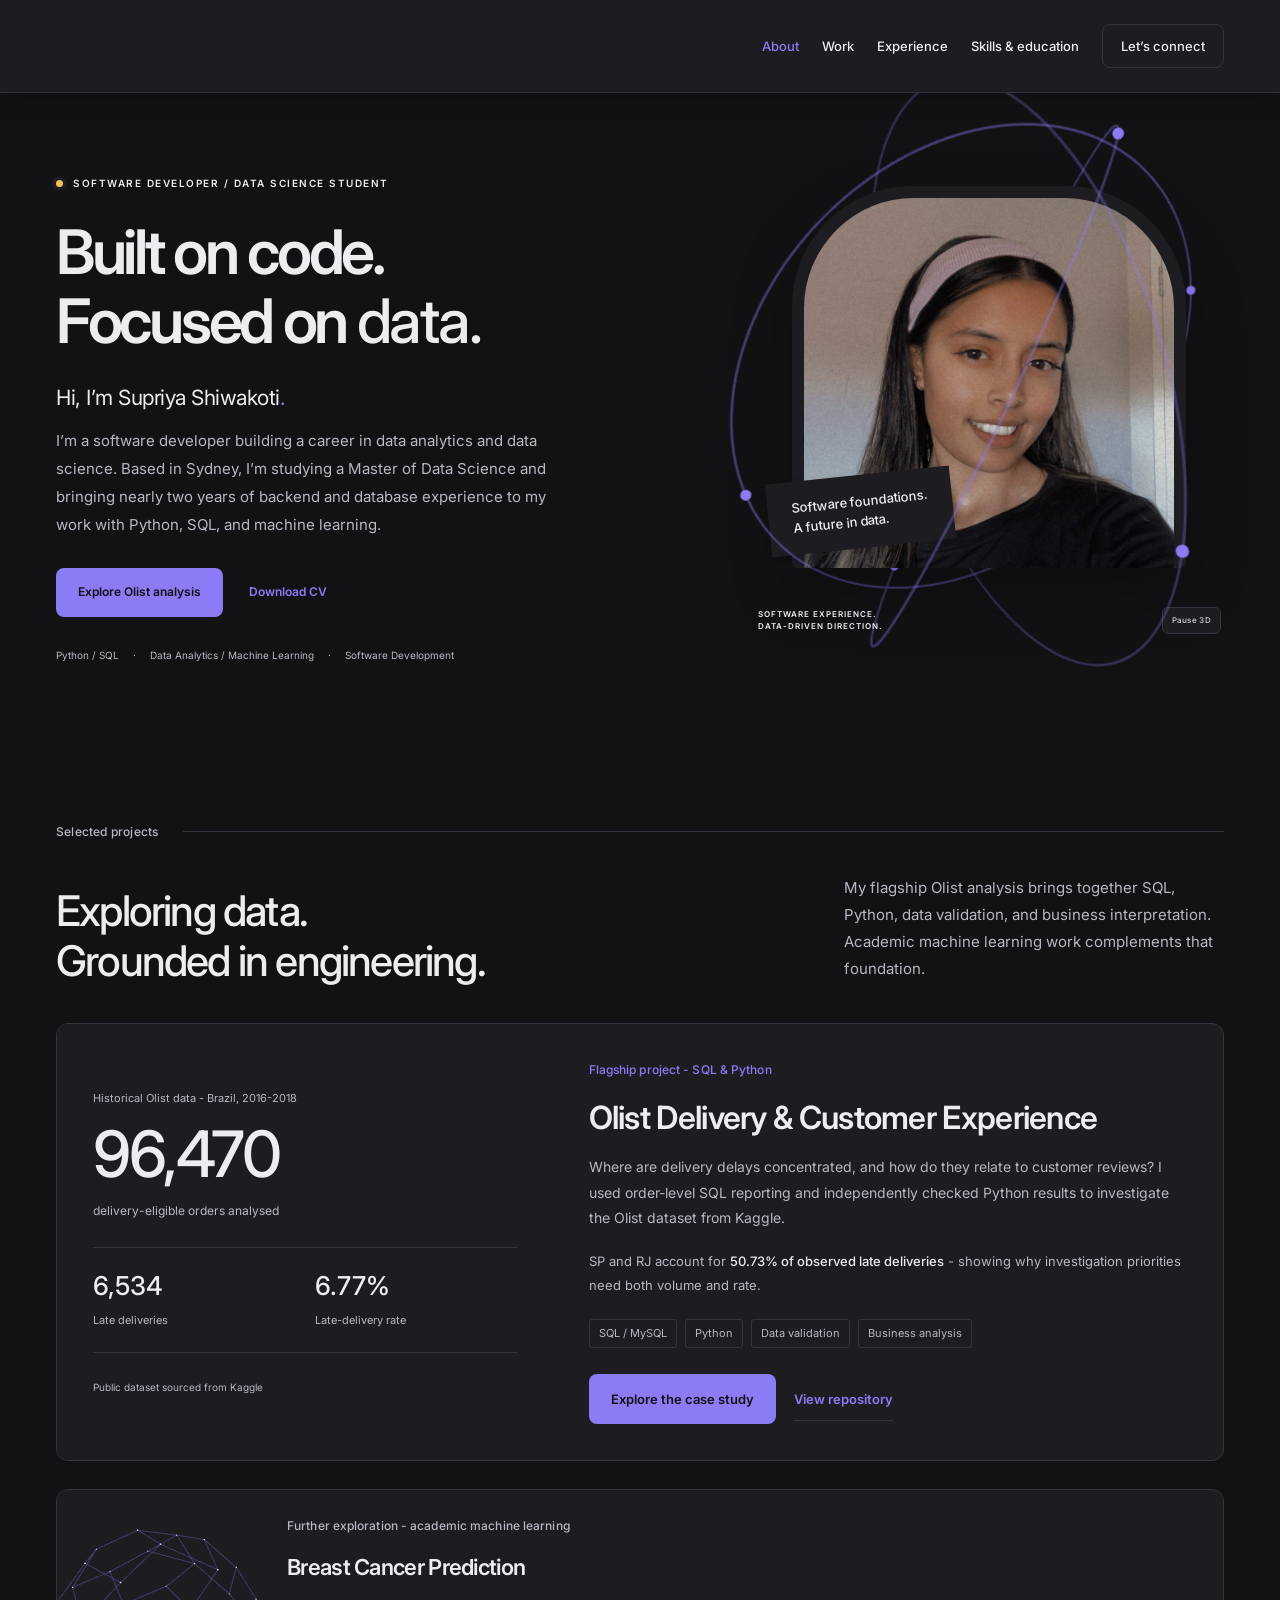
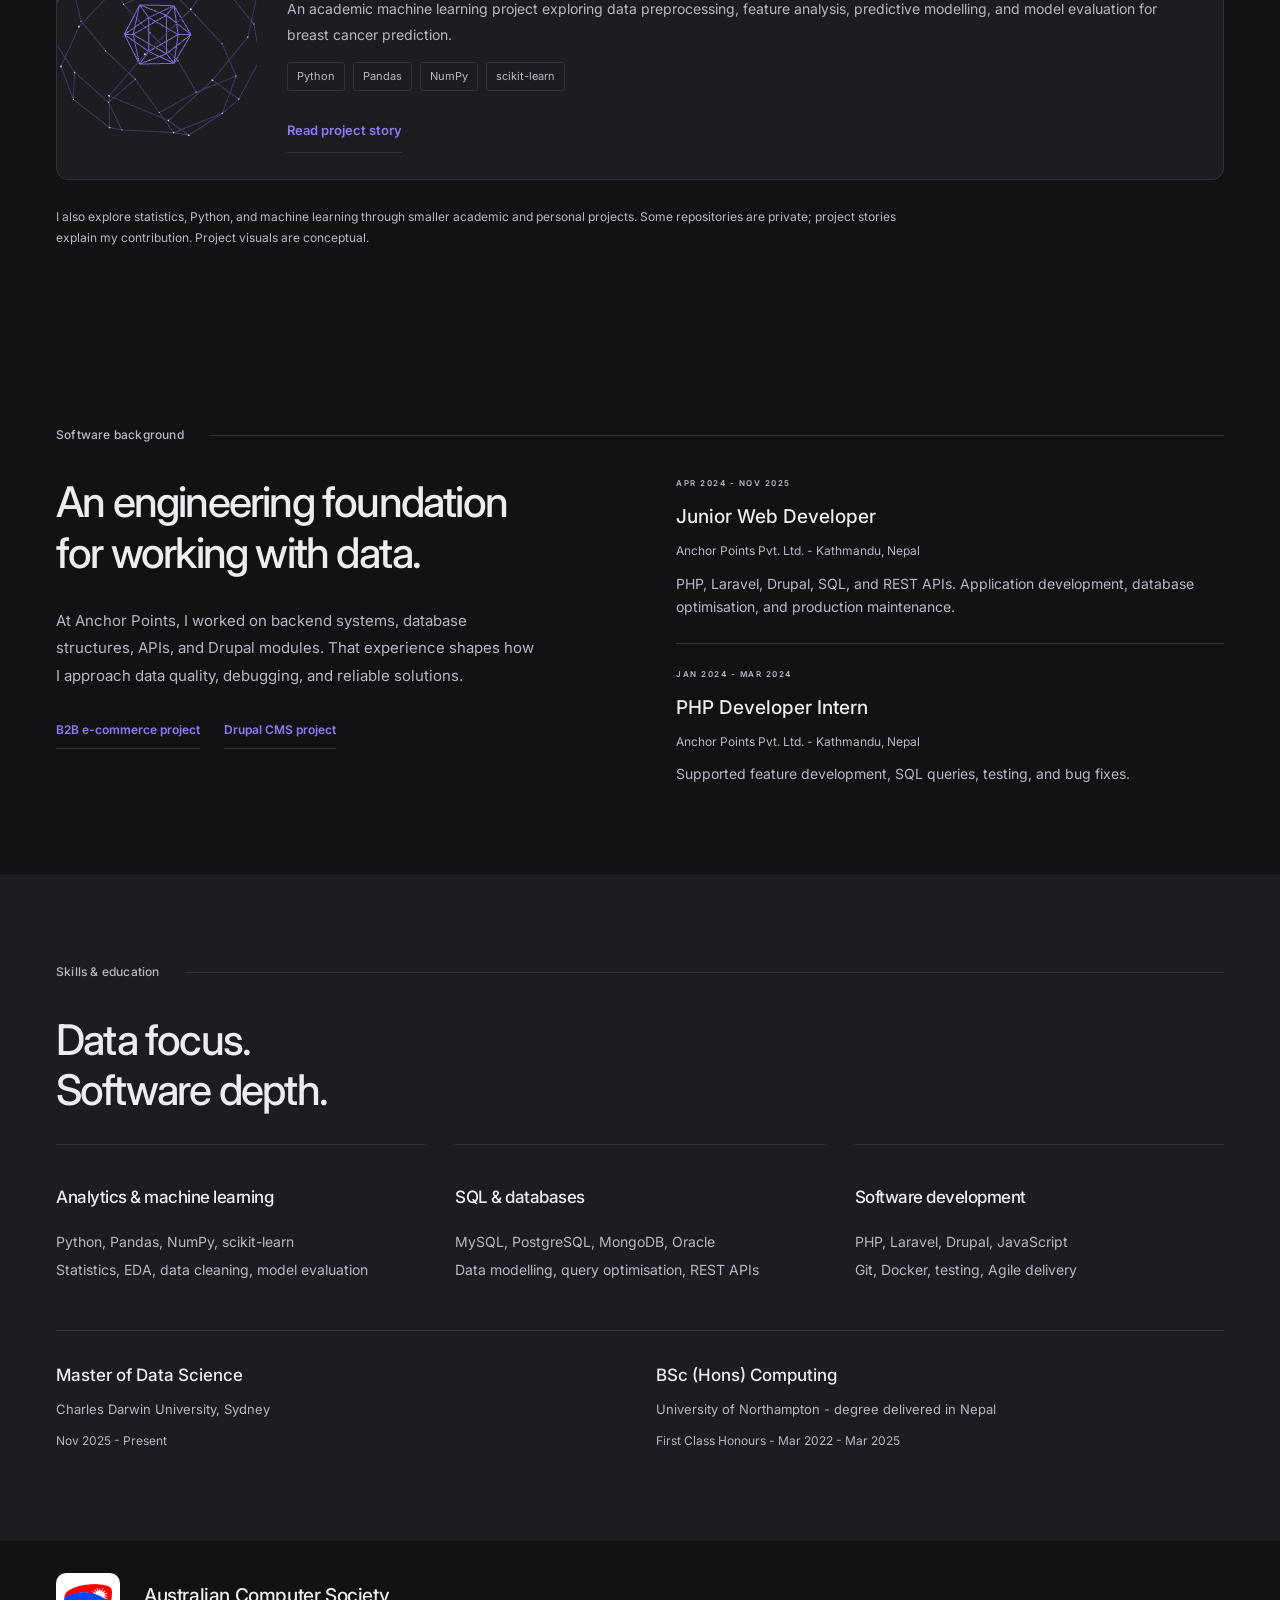
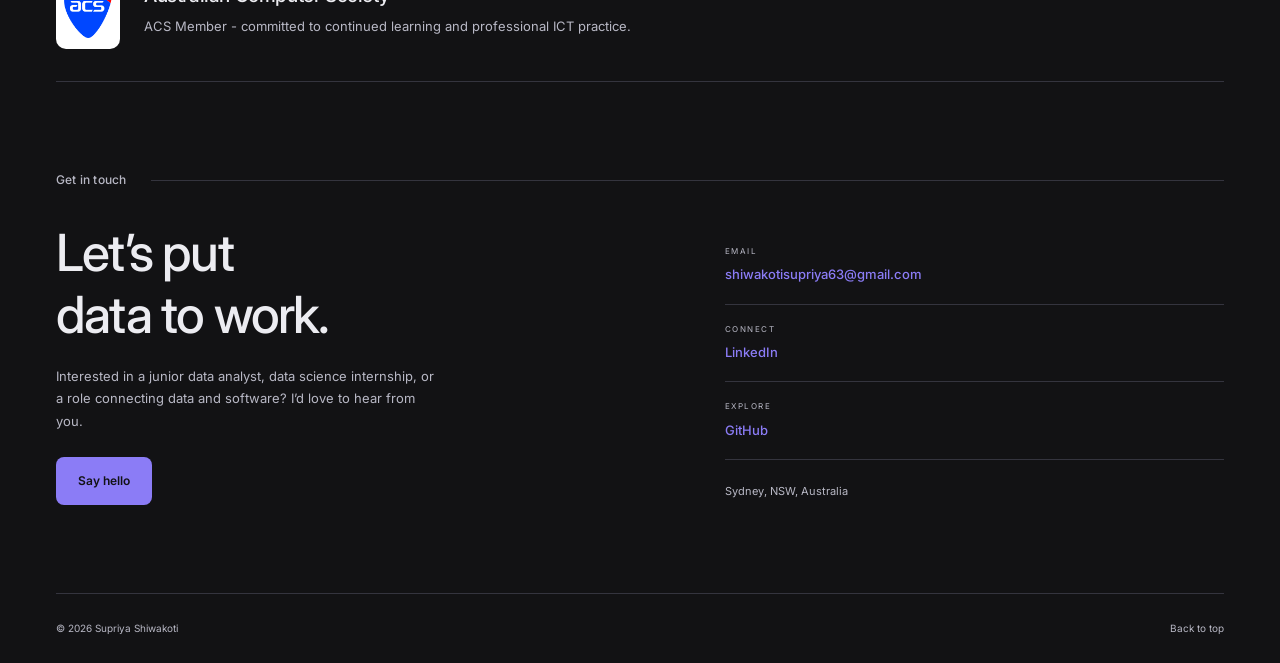
<file: index.html>
<!doctype html>
<html lang="en-AU">
<head>
<meta charset="utf-8"><meta name="theme-color" content="#121214"><meta name="viewport" content="width=device-width, initial-scale=1">
<title>Supriya Shiwakoti - Data Science & Software Development</title>
<meta name="description" content="Software developer building a career in data analytics and data science. Sydney-based Master of Data Science student with experience in SQL, databases, APIs and backend development.">
<meta property="og:type" content="website"><meta property="og:title" content="Supriya Shiwakoti - Data Science & Software Development"><meta property="og:description" content="Explore my flagship Olist SQL and Python analysis, supported by machine learning studies and professional software development experience.">
<link rel="icon" href="images/favicon.svg" type="image/svg+xml"><link rel="preconnect" href="https://fonts.googleapis.com">
<link rel="preconnect" href="https://fonts.gstatic.com" crossorigin>
<link href="https://fonts.googleapis.com/css2?family=Inter:wght@400;500;600;700;800&amp;display=swap" rel="stylesheet">
<link rel="stylesheet" href="style.css?v=30-olist-flagship"><script src="script.js?v=27-polish" defer></script>
<script type="module" src="scene.js?v=24-violet"></script>
</head>
<body>
<a class="skip-link" href="#main">Skip to content</a>
<header class="site-header"><nav class="nav wrap" aria-label="Main navigation"><button class="menu-toggle" aria-controls="nav-links" aria-expanded="false" hidden>Menu <span aria-hidden="true"><svg class="icon" viewBox="0 0 24 24" width="1em" height="1em" fill="none" stroke="currentColor" stroke-width="1.8" stroke-linecap="round" stroke-linejoin="round" aria-hidden="true" focusable="false"><path d="M12 5V19M5 12H19"/></svg></span></button><div class="nav-links" id="nav-links"><a href="#home">About</a><a href="#projects">Work</a><a href="#experience">Experience</a><a href="#skills">Skills &amp; education</a><a class="nav-contact" href="#contact">Let&#8217;s connect </a></div></nav></header>
<main id="main">
<section class="hero wrap" id="home" aria-labelledby="hero-title"><div class="hero-copy"><p class="eyebrow"><span class="status-dot"></span> SOFTWARE DEVELOPER / DATA SCIENCE STUDENT</p><h1 id="hero-title">Built on code.<br>Focused on <em>data.</em></h1><p class="hero-intro">Hi, I&#8217;m Supriya Shiwakoti<span class="accent">.</span></p><p class="hero-description">I&#8217;m a software developer building a career in data analytics and data science. Based in Sydney, I&#8217;m studying a Master of Data Science and bringing nearly two years of backend and database experience to my work with Python, SQL, and machine learning.</p><div class="actions"><a class="button primary" href="olist-delivery-analysis.html">Explore Olist analysis</a><a class="button text-button" href="resume/Supriya_Shiwakoti_Resume.pdf?v=8" download>Download CV </a></div><div class="hero-note"><span>Python / SQL</span><span>Data Analytics / Machine Learning</span><span>Software Development</span></div></div><figure class="portrait-block"><div class="hero-orbit" data-three-scene="orbit" aria-hidden="true"></div><div class="portrait-frame"><div class="portrait-image"><img src="images/profile.jpg?v=11" alt="Supriya Shiwakoti smiling" width="900" height="1600" fetchpriority="high"><div class="hex-layer" aria-hidden="true"></div></div><span class="portrait-tag">Software foundations.<br>A future in data.</span></div><figcaption><span>SOFTWARE EXPERIENCE.<br>DATA-DRIVEN DIRECTION.</span><button class="scene-toggle" type="button" aria-pressed="false" hidden>Pause 3D</button></figcaption></figure></section>

<section class="work-section" id="projects" aria-labelledby="work-title"><div class="section wrap"><div class="section-label"><span>Selected projects</span><span class="line"></span></div><div class="section-heading"><h2 id="work-title">Exploring data.<br><em>Grounded in engineering.</em></h2><p>My flagship Olist analysis brings together SQL, Python, data validation, and business interpretation. Academic machine learning work complements that foundation.</p></div><div class="projects data-projects"><article class="project-card flagship-project" aria-labelledby="flagship-title"><div class="project-art analysis-preview flagship-preview"><span>Historical Olist data - Brazil, 2016-2018</span><strong>96,470</strong><span>delivery-eligible orders analysed</span><div class="flagship-preview-stats"><div><b>6,534</b><span>Late deliveries</span></div><div><b>6.77%</b><span>Late-delivery rate</span></div></div><small>Public dataset sourced from Kaggle</small></div><div class="project-body"><div class="project-kicker"><span>Flagship project - SQL &amp; Python</span></div><h3 id="flagship-title">Olist Delivery &amp; Customer Experience</h3><p>Where are delivery delays concentrated, and how do they relate to customer reviews? I used order-level SQL reporting and independently checked Python results to investigate the Olist dataset from Kaggle.</p><p class="flagship-takeaway">SP and RJ account for <strong>50.73% of observed late deliveries</strong> - showing why investigation priorities need both volume and rate.</p><ul class="tags" aria-label="Technologies"><li>SQL / MySQL</li><li>Python</li><li>Data validation</li><li>Business analysis</li></ul><div class="project-actions"><a class="button primary" href="olist-delivery-analysis.html">Explore the case study</a><a class="inline-link" href="https://github.com/shiwakotisupriya/olist" target="_blank" rel="noopener noreferrer">View repository</a></div></div></article><article class="project-card secondary-data-project"><div class="project-art forecast" aria-hidden="true"><div class="project-three" data-three-scene="network"></div><svg viewBox="0 0 500 230" fill="none"><path class="chart-grid" d="M25 45H475M25 100H475M25 155H475M25 210H475M80 25V210M170 25V210M260 25V210M350 25V210M440 25V210"/><path class="chart-area" d="M25 185L70 160L115 177L160 110L205 130L250 90L295 108L340 60L385 77L430 35L475 45V210H25Z"/><path class="chart-line" d="M25 185L70 160L115 177L160 110L205 130L250 90L295 108L340 60L385 77L430 35L475 45"/><circle cx="340" cy="60" r="6" fill="#8B7CF6"/></svg></div><div class="project-body"><div class="project-kicker"><span>Further exploration - academic machine learning</span></div><h3>Breast Cancer Prediction</h3><p>An academic machine learning project exploring data preprocessing, feature analysis, predictive modelling, and model evaluation for breast cancer prediction.</p><ul class="tags" aria-label="Technologies"><li>Python</li><li>Pandas</li><li>NumPy</li><li>scikit-learn</li></ul><div class="project-actions"><a class="inline-link" href="breast-cancer-prediction.html">Read project story</a></div></div></article></div><p class="project-footnote">I also explore statistics, Python, and machine learning through smaller academic and personal projects. Some repositories are private; project stories explain my contribution. Project visuals are conceptual.</p></div></section>
<section class="section wrap" id="experience" aria-labelledby="experience-title">
<div class="section-label"><span>Software background</span><span class="line"></span></div>
<div class="background-grid"><div><h2 id="experience-title">An engineering foundation<br>for <em>working with data.</em></h2><p>At Anchor Points, I worked on backend systems, database structures, APIs, and Drupal modules. That experience shapes how I approach data quality, debugging, and reliable solutions.</p><div class="software-links"><a class="inline-link" href="b2b-ecommerce.html">B2B e-commerce project</a><a class="inline-link" href="enterprise-drupal.html">Drupal CMS project</a></div></div>
<div class="compact-experience"><article><p class="timeline-date">APR 2024 - NOV 2025</p><h3>Junior Web Developer</h3><p class="organisation">Anchor Points Pvt. Ltd. - Kathmandu, Nepal</p><p>PHP, Laravel, Drupal, SQL, and REST APIs. Application development, database optimisation, and production maintenance.</p></article><article><p class="timeline-date">JAN 2024 - MAR 2024</p><h3>PHP Developer Intern</h3><p class="organisation">Anchor Points Pvt. Ltd. - Kathmandu, Nepal</p><p>Supported feature development, SQL queries, testing, and bug fixes.</p></article></div></div>
</section>
<section class="skills-section" id="skills" aria-labelledby="skills-title"><div class="section wrap">
<div class="section-label"><span>Skills &amp; education</span><span class="line"></span></div><h2 id="skills-title">Data focus.<br><em>Software depth.</em></h2>
<div class="skill-grid">
<article><h3>Analytics &amp; machine learning</h3><p>Python, Pandas, NumPy, scikit-learn<br>Statistics, EDA, data cleaning, model evaluation</p></article>
<article><h3>SQL &amp; databases</h3><p>MySQL, PostgreSQL, MongoDB, Oracle<br>Data modelling, query optimisation, REST APIs</p></article>
<article><h3>Software development</h3><p>PHP, Laravel, Drupal, JavaScript<br>Git, Docker, testing, Agile delivery</p></article>
</div>
<div class="education-summary"><article><h3>Master of Data Science</h3><p>Charles Darwin University, Sydney</p><span>Nov 2025 - Present</span></article><article><h3>BSc (Hons) Computing</h3><p>University of Northampton - degree delivered in Nepal</p><span>First Class Honours - Mar 2022 - Mar 2025</span></article></div>
</div></section>
<section class="wrap membership-compact" id="membership" aria-labelledby="membership-title"><div class="membership-logo"><img src="images/acs-logo.png" alt="Australian Computer Society (ACS) logo" width="90" height="100" loading="lazy"></div><div><h2 id="membership-title">Australian Computer Society</h2><p>ACS Member - committed to continued learning and professional ICT practice.</p></div></section>
<section class="section wrap contact" id="contact" aria-labelledby="contact-title"><div class="section-label"><span>Get in touch</span><span class="line"></span></div><div class="contact-grid"><div><h2 id="contact-title">Let&#8217;s put<br><em>data to work.</em></h2><p>Interested in a junior data analyst, data science internship, or a role connecting data and software? I&#8217;d love to hear from you.</p><a class="button primary" href="mailto:shiwakotisupriya63@gmail.com">Say hello </a></div><div class="contact-links"><a href="mailto:shiwakotisupriya63@gmail.com"><span>EMAIL</span><strong>shiwakotisupriya63@gmail.com</strong></a><a href="https://www.linkedin.com/in/supriya-shiwakoti-239067282/" target="_blank" rel="noopener noreferrer"><span>CONNECT</span><strong>LinkedIn</strong></a><a href="https://github.com/shiwakotisupriya" target="_blank" rel="noopener noreferrer"><span>EXPLORE</span><strong>GitHub</strong></a><p>Sydney, NSW, Australia </p></div></div></section>
</main><footer class="wrap footer"><p>&#169; <span id="year">2026</span> Supriya Shiwakoti</p><a href="#home">Back to top </a></footer>
</body></html>
</file>
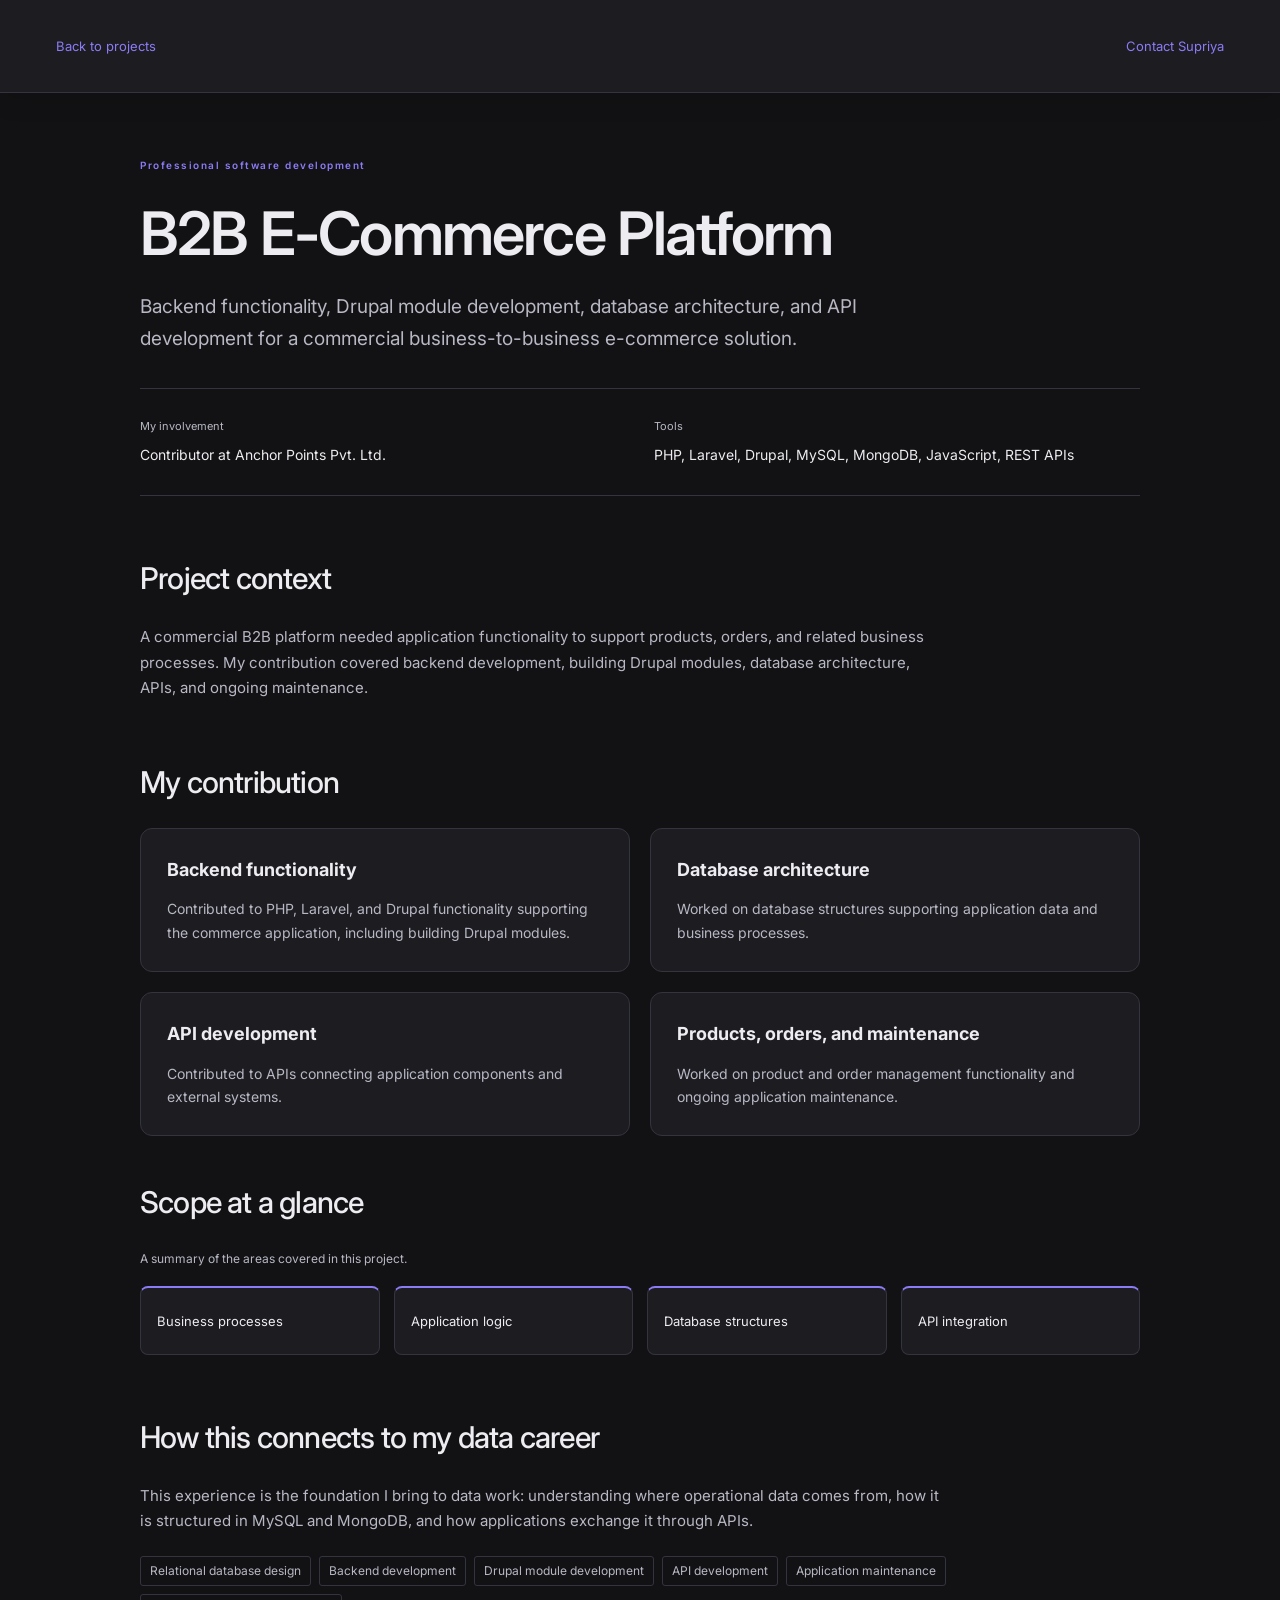
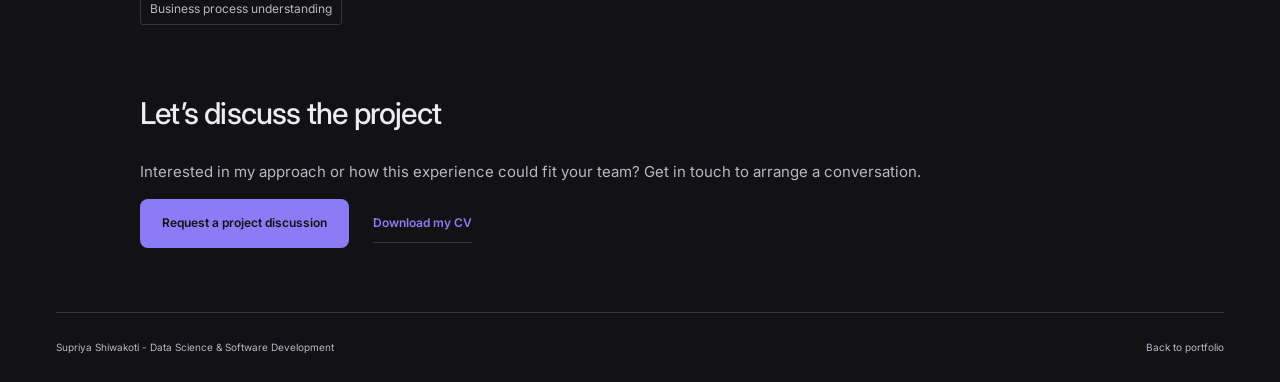
<file: b2b-ecommerce.html>
<!doctype html>
<html lang="en-AU"><head><meta charset="utf-8"><meta name="viewport" content="width=device-width, initial-scale=1"><meta name="theme-color" content="#121214">
<title>B2B E-Commerce Platform - Supriya Shiwakoti</title><meta name="description" content="Backend functionality, Drupal module development, database architecture, and API development for a commercial business-to-business e-commerce solution.">
<link rel="icon" href="images/favicon.svg" type="image/svg+xml"><link rel="preconnect" href="https://fonts.googleapis.com"><link href="https://fonts.googleapis.com/css2?family=Inter:wght@400;500;600;700;800&amp;display=swap" rel="stylesheet"><link rel="stylesheet" href="style.css?v=28-data-evidence"></head>
<body><a class="skip-link" href="#main">Skip to content</a><header class="site-header"><nav class="nav wrap study-nav" aria-label="Project navigation"><a href="index.html#projects">Back to projects</a><a href="index.html#contact">Contact Supriya</a></nav></header>
<main id="main" class="wrap study-main"><section class="study-intro" aria-labelledby="study-title"><p class="eyebrow">Professional software development</p><h1 id="study-title">B2B E-Commerce Platform</h1><p class="lead">Backend functionality, Drupal module development, database architecture, and API development for a commercial business-to-business e-commerce solution.</p><dl class="study-facts"><div><dt>My involvement</dt><dd>Contributor at Anchor Points Pvt. Ltd.</dd></div><div><dt>Tools</dt><dd>PHP, Laravel, Drupal, MySQL, MongoDB, JavaScript, REST APIs</dd></div></dl></section>
<section class="study-section"><h2>Project context</h2><p>A commercial B2B platform needed application functionality to support products, orders, and related business processes. My contribution covered backend development, building Drupal modules, database architecture, APIs, and ongoing maintenance.</p></section>
<section class="study-section"><h2>My contribution</h2><div class="study-contributions"><article><h3>Backend functionality</h3><p>Contributed to PHP, Laravel, and Drupal functionality supporting the commerce application, including building Drupal modules.</p></article><article><h3>Database architecture</h3><p>Worked on database structures supporting application data and business processes.</p></article><article><h3>API development</h3><p>Contributed to APIs connecting application components and external systems.</p></article><article><h3>Products, orders, and maintenance</h3><p>Worked on product and order management functionality and ongoing application maintenance.</p></article></div></section>
<section class="study-section"><h2>Scope at a glance</h2><p class="study-caption">A summary of the areas covered in this project.</p><ul class="study-flow"><li>Business processes</li><li>Application logic</li><li>Database structures</li><li>API integration</li></ul></section>
<section class="study-section"><h2>How this connects to my data career</h2><p>This experience is the foundation I bring to data work: understanding where operational data comes from, how it is structured in MySQL and MongoDB, and how applications exchange it through APIs.</p><ul class="tags study-skills" aria-label="Relevant skills"><li>Relational database design</li><li>Backend development</li><li>Drupal module development</li><li>API development</li><li>Application maintenance</li><li>Business process understanding</li></ul></section>
<section class="study-section study-contact"><h2>Let&#8217;s discuss the project</h2><p>Interested in my approach or how this experience could fit your team? Get in touch to arrange a conversation.</p><a class="button primary" href="mailto:shiwakotisupriya63@gmail.com?subject=Project%20discussion%3A%20B2B%20E-Commerce%20Platform">Request a project discussion</a><a class="inline-link" href="resume/Supriya_Shiwakoti_Resume.pdf?v=8" download>Download my CV</a></section></main>
<footer class="wrap footer"><p>Supriya Shiwakoti - Data Science &amp; Software Development</p><a href="index.html#projects">Back to portfolio</a></footer></body></html>
</file>
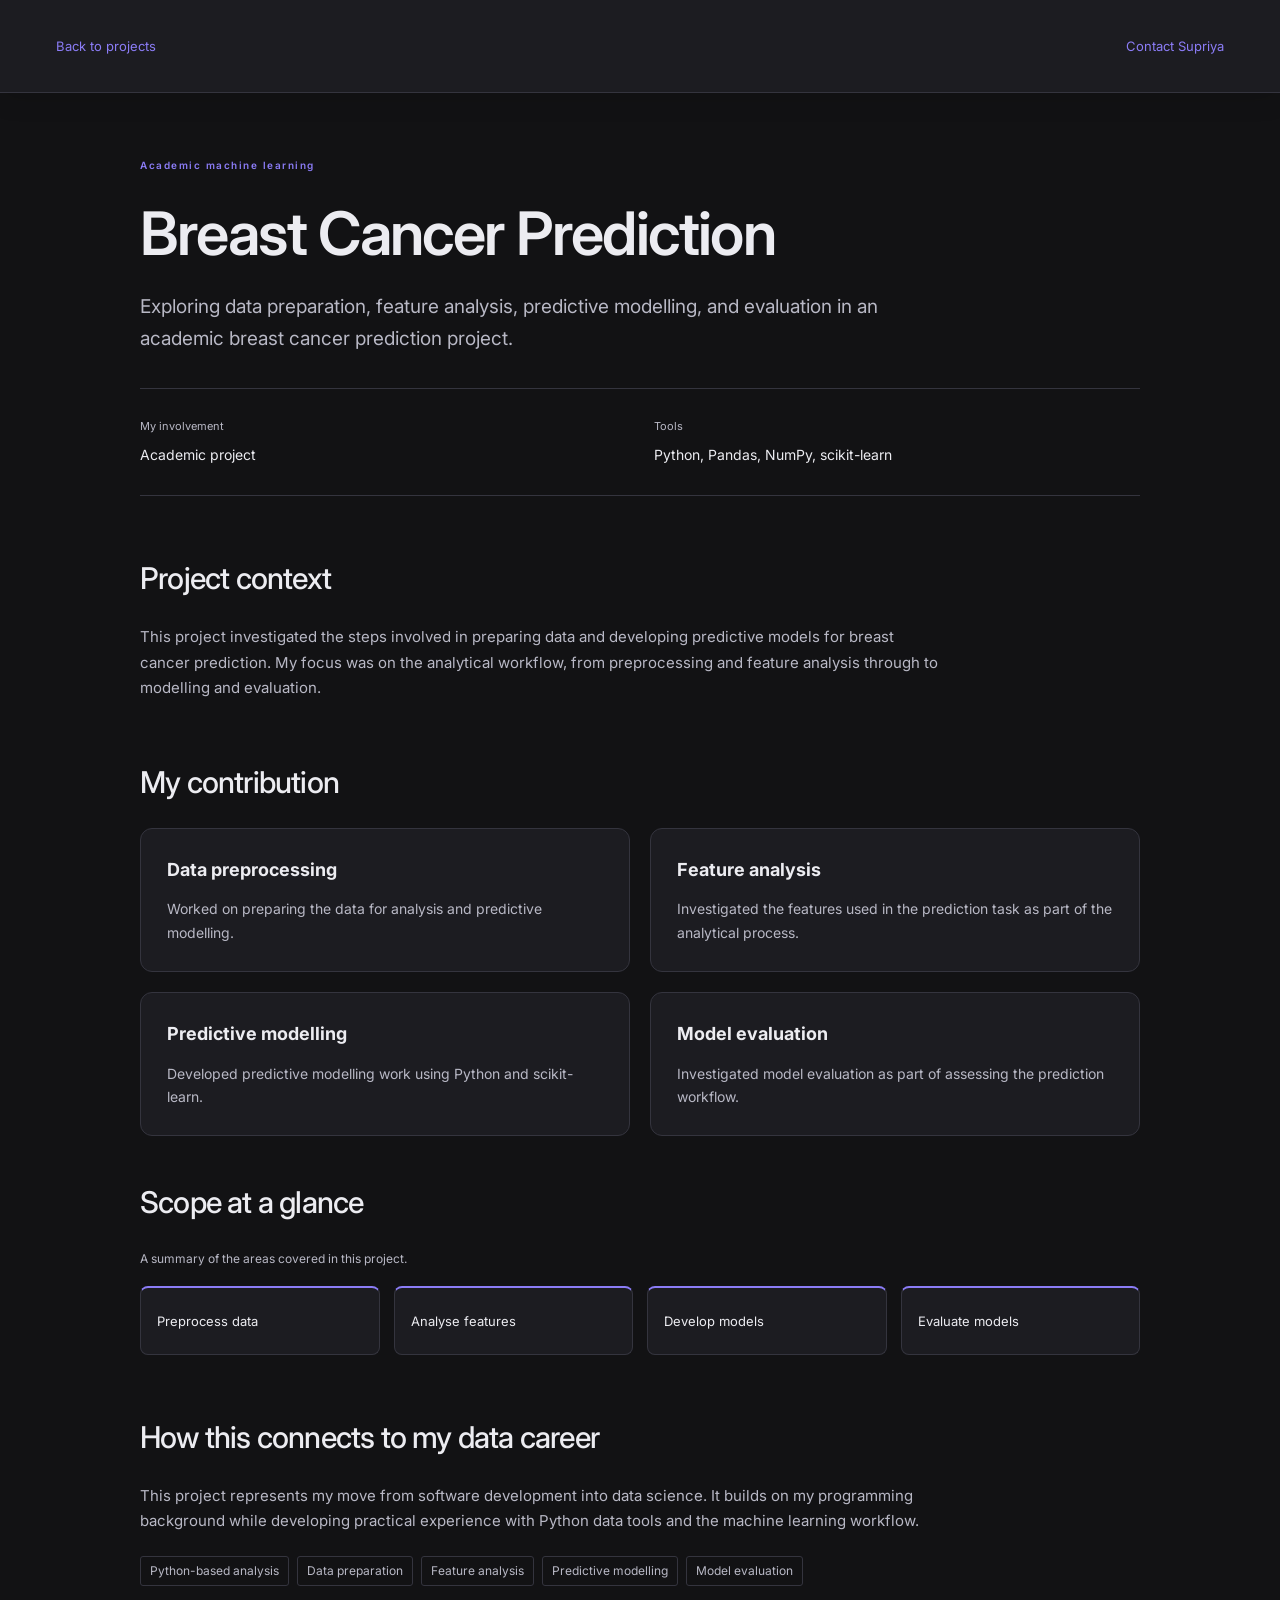
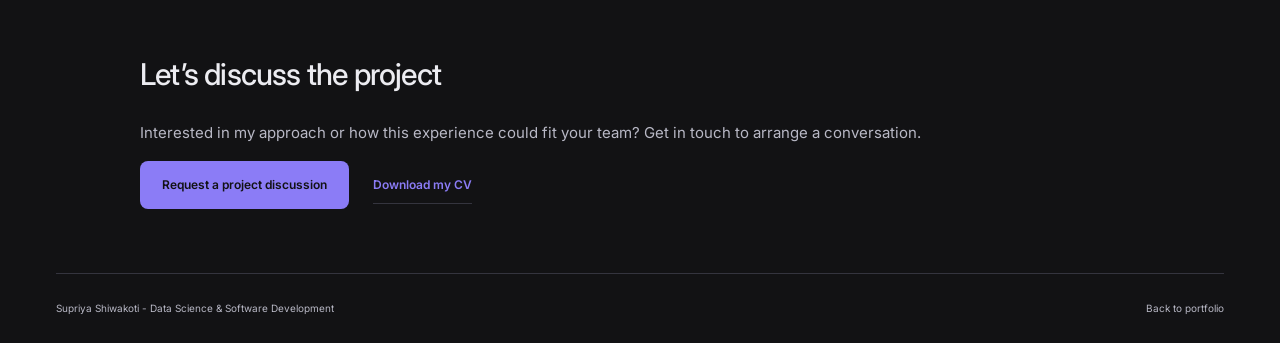
<file: breast-cancer-prediction.html>
<!doctype html>
<html lang="en-AU"><head><meta charset="utf-8"><meta name="viewport" content="width=device-width, initial-scale=1"><meta name="theme-color" content="#121214">
<title>Breast Cancer Prediction - Supriya Shiwakoti</title><meta name="description" content="Exploring data preparation, feature analysis, predictive modelling, and evaluation in an academic breast cancer prediction project.">
<link rel="icon" href="images/favicon.svg" type="image/svg+xml"><link rel="preconnect" href="https://fonts.googleapis.com"><link href="https://fonts.googleapis.com/css2?family=Inter:wght@400;500;600;700;800&amp;display=swap" rel="stylesheet"><link rel="stylesheet" href="style.css?v=28-data-evidence"></head>
<body><a class="skip-link" href="#main">Skip to content</a><header class="site-header"><nav class="nav wrap study-nav" aria-label="Project navigation"><a href="index.html#projects">Back to projects</a><a href="index.html#contact">Contact Supriya</a></nav></header>
<main id="main" class="wrap study-main"><section class="study-intro" aria-labelledby="study-title"><p class="eyebrow">Academic machine learning</p><h1 id="study-title">Breast Cancer Prediction</h1><p class="lead">Exploring data preparation, feature analysis, predictive modelling, and evaluation in an academic breast cancer prediction project.</p><dl class="study-facts"><div><dt>My involvement</dt><dd>Academic project</dd></div><div><dt>Tools</dt><dd>Python, Pandas, NumPy, scikit-learn</dd></div></dl></section>
<section class="study-section"><h2>Project context</h2><p>This project investigated the steps involved in preparing data and developing predictive models for breast cancer prediction. My focus was on the analytical workflow, from preprocessing and feature analysis through to modelling and evaluation.</p></section>
<section class="study-section"><h2>My contribution</h2><div class="study-contributions"><article><h3>Data preprocessing</h3><p>Worked on preparing the data for analysis and predictive modelling.</p></article><article><h3>Feature analysis</h3><p>Investigated the features used in the prediction task as part of the analytical process.</p></article><article><h3>Predictive modelling</h3><p>Developed predictive modelling work using Python and scikit-learn.</p></article><article><h3>Model evaluation</h3><p>Investigated model evaluation as part of assessing the prediction workflow.</p></article></div></section>
<section class="study-section"><h2>Scope at a glance</h2><p class="study-caption">A summary of the areas covered in this project.</p><ul class="study-flow"><li>Preprocess data</li><li>Analyse features</li><li>Develop models</li><li>Evaluate models</li></ul></section>
<section class="study-section"><h2>How this connects to my data career</h2><p>This project represents my move from software development into data science. It builds on my programming background while developing practical experience with Python data tools and the machine learning workflow.</p><ul class="tags study-skills" aria-label="Relevant skills"><li>Python-based analysis</li><li>Data preparation</li><li>Feature analysis</li><li>Predictive modelling</li><li>Model evaluation</li></ul></section>
<section class="study-section study-contact"><h2>Let&#8217;s discuss the project</h2><p>Interested in my approach or how this experience could fit your team? Get in touch to arrange a conversation.</p><a class="button primary" href="mailto:shiwakotisupriya63@gmail.com?subject=Project%20discussion%3A%20Breast%20Cancer%20Prediction">Request a project discussion</a><a class="inline-link" href="resume/Supriya_Shiwakoti_Resume.pdf?v=8" download>Download my CV</a></section></main>
<footer class="wrap footer"><p>Supriya Shiwakoti - Data Science &amp; Software Development</p><a href="index.html#projects">Back to portfolio</a></footer></body></html>
</file>
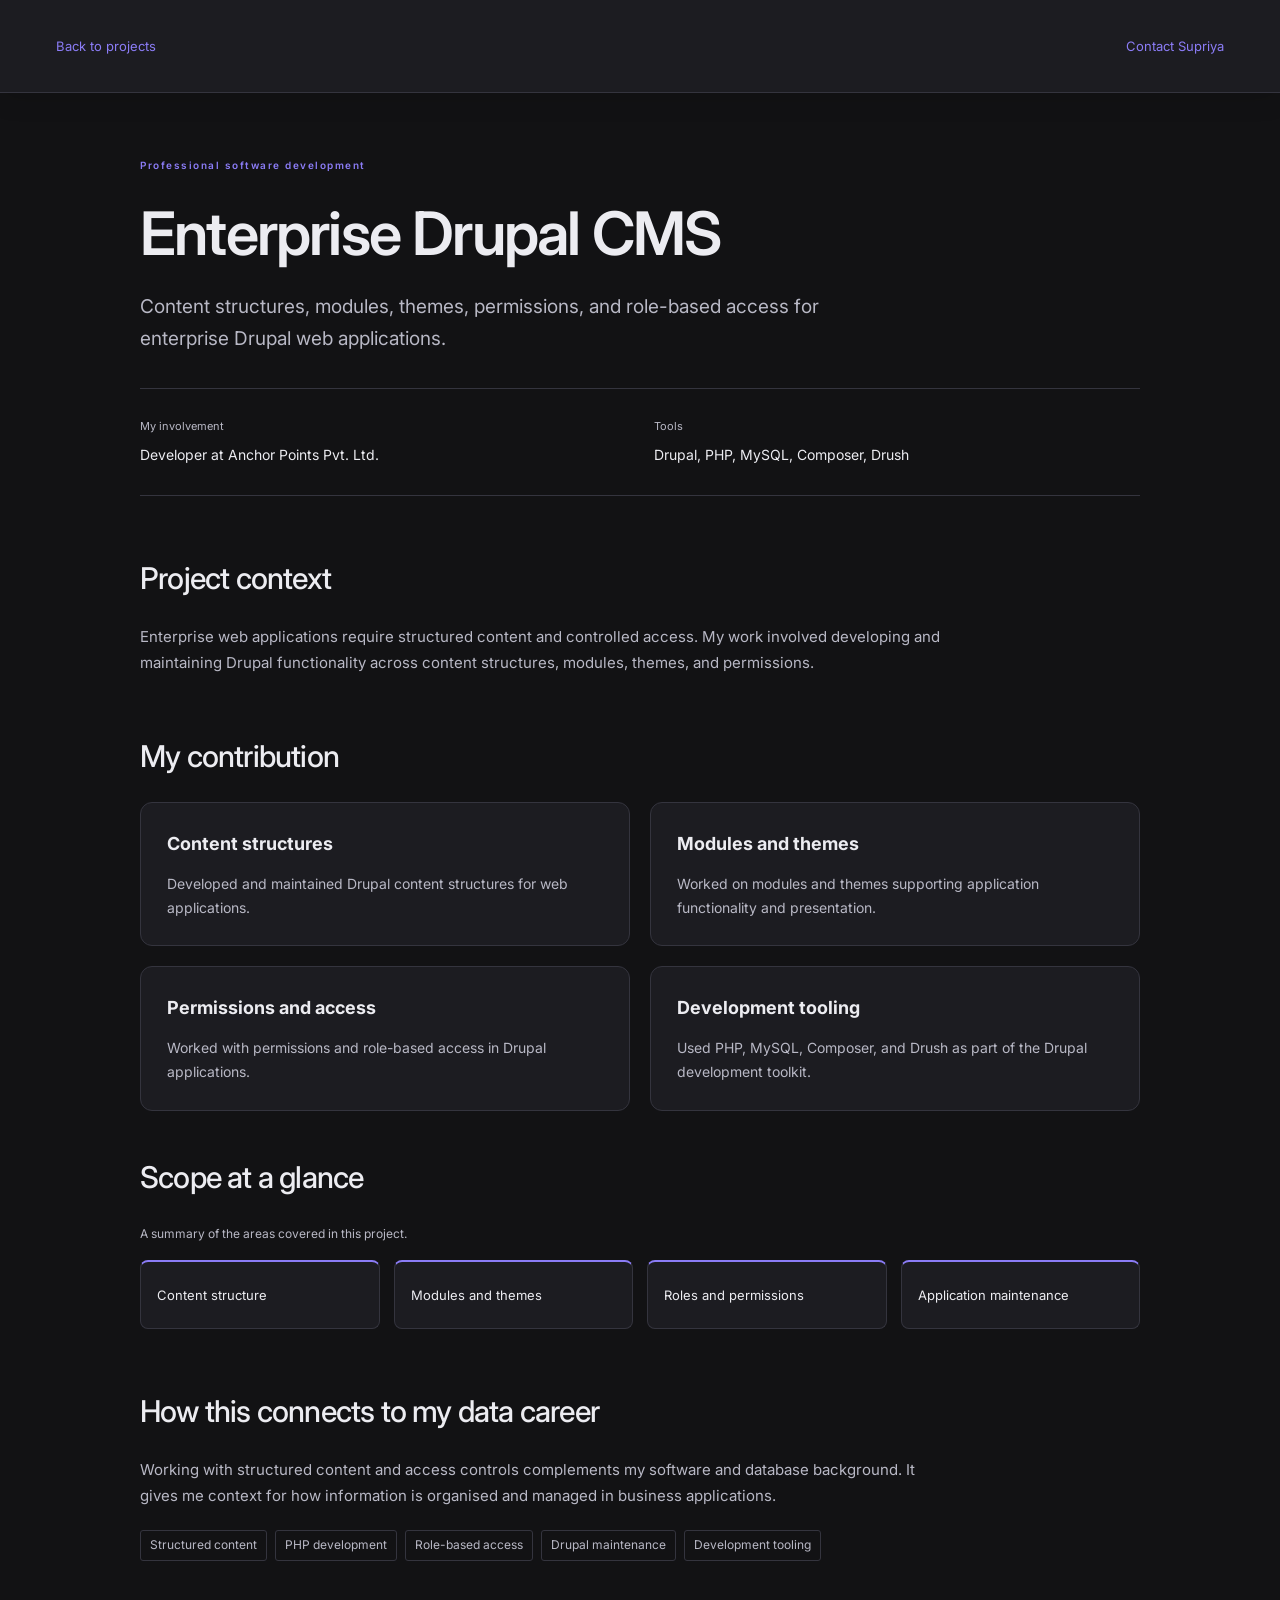
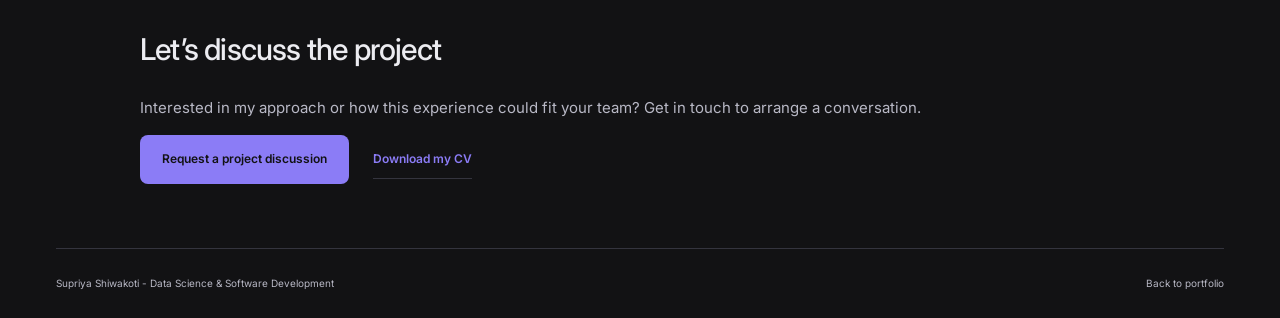
<file: enterprise-drupal.html>
<!doctype html>
<html lang="en-AU"><head><meta charset="utf-8"><meta name="viewport" content="width=device-width, initial-scale=1"><meta name="theme-color" content="#121214">
<title>Enterprise Drupal CMS - Supriya Shiwakoti</title><meta name="description" content="Content structures, modules, themes, permissions, and role-based access for enterprise Drupal web applications.">
<link rel="icon" href="images/favicon.svg" type="image/svg+xml"><link rel="preconnect" href="https://fonts.googleapis.com"><link href="https://fonts.googleapis.com/css2?family=Inter:wght@400;500;600;700;800&amp;display=swap" rel="stylesheet"><link rel="stylesheet" href="style.css?v=28-data-evidence"></head>
<body><a class="skip-link" href="#main">Skip to content</a><header class="site-header"><nav class="nav wrap study-nav" aria-label="Project navigation"><a href="index.html#projects">Back to projects</a><a href="index.html#contact">Contact Supriya</a></nav></header>
<main id="main" class="wrap study-main"><section class="study-intro" aria-labelledby="study-title"><p class="eyebrow">Professional software development</p><h1 id="study-title">Enterprise Drupal CMS</h1><p class="lead">Content structures, modules, themes, permissions, and role-based access for enterprise Drupal web applications.</p><dl class="study-facts"><div><dt>My involvement</dt><dd>Developer at Anchor Points Pvt. Ltd.</dd></div><div><dt>Tools</dt><dd>Drupal, PHP, MySQL, Composer, Drush</dd></div></dl></section>
<section class="study-section"><h2>Project context</h2><p>Enterprise web applications require structured content and controlled access. My work involved developing and maintaining Drupal functionality across content structures, modules, themes, and permissions.</p></section>
<section class="study-section"><h2>My contribution</h2><div class="study-contributions"><article><h3>Content structures</h3><p>Developed and maintained Drupal content structures for web applications.</p></article><article><h3>Modules and themes</h3><p>Worked on modules and themes supporting application functionality and presentation.</p></article><article><h3>Permissions and access</h3><p>Worked with permissions and role-based access in Drupal applications.</p></article><article><h3>Development tooling</h3><p>Used PHP, MySQL, Composer, and Drush as part of the Drupal development toolkit.</p></article></div></section>
<section class="study-section"><h2>Scope at a glance</h2><p class="study-caption">A summary of the areas covered in this project.</p><ul class="study-flow"><li>Content structure</li><li>Modules and themes</li><li>Roles and permissions</li><li>Application maintenance</li></ul></section>
<section class="study-section"><h2>How this connects to my data career</h2><p>Working with structured content and access controls complements my software and database background. It gives me context for how information is organised and managed in business applications.</p><ul class="tags study-skills" aria-label="Relevant skills"><li>Structured content</li><li>PHP development</li><li>Role-based access</li><li>Drupal maintenance</li><li>Development tooling</li></ul></section>
<section class="study-section study-contact"><h2>Let&#8217;s discuss the project</h2><p>Interested in my approach or how this experience could fit your team? Get in touch to arrange a conversation.</p><a class="button primary" href="mailto:shiwakotisupriya63@gmail.com?subject=Project%20discussion%3A%20Enterprise%20Drupal%20CMS">Request a project discussion</a><a class="inline-link" href="resume/Supriya_Shiwakoti_Resume.pdf?v=8" download>Download my CV</a></section></main>
<footer class="wrap footer"><p>Supriya Shiwakoti - Data Science &amp; Software Development</p><a href="index.html#projects">Back to portfolio</a></footer></body></html>
</file>
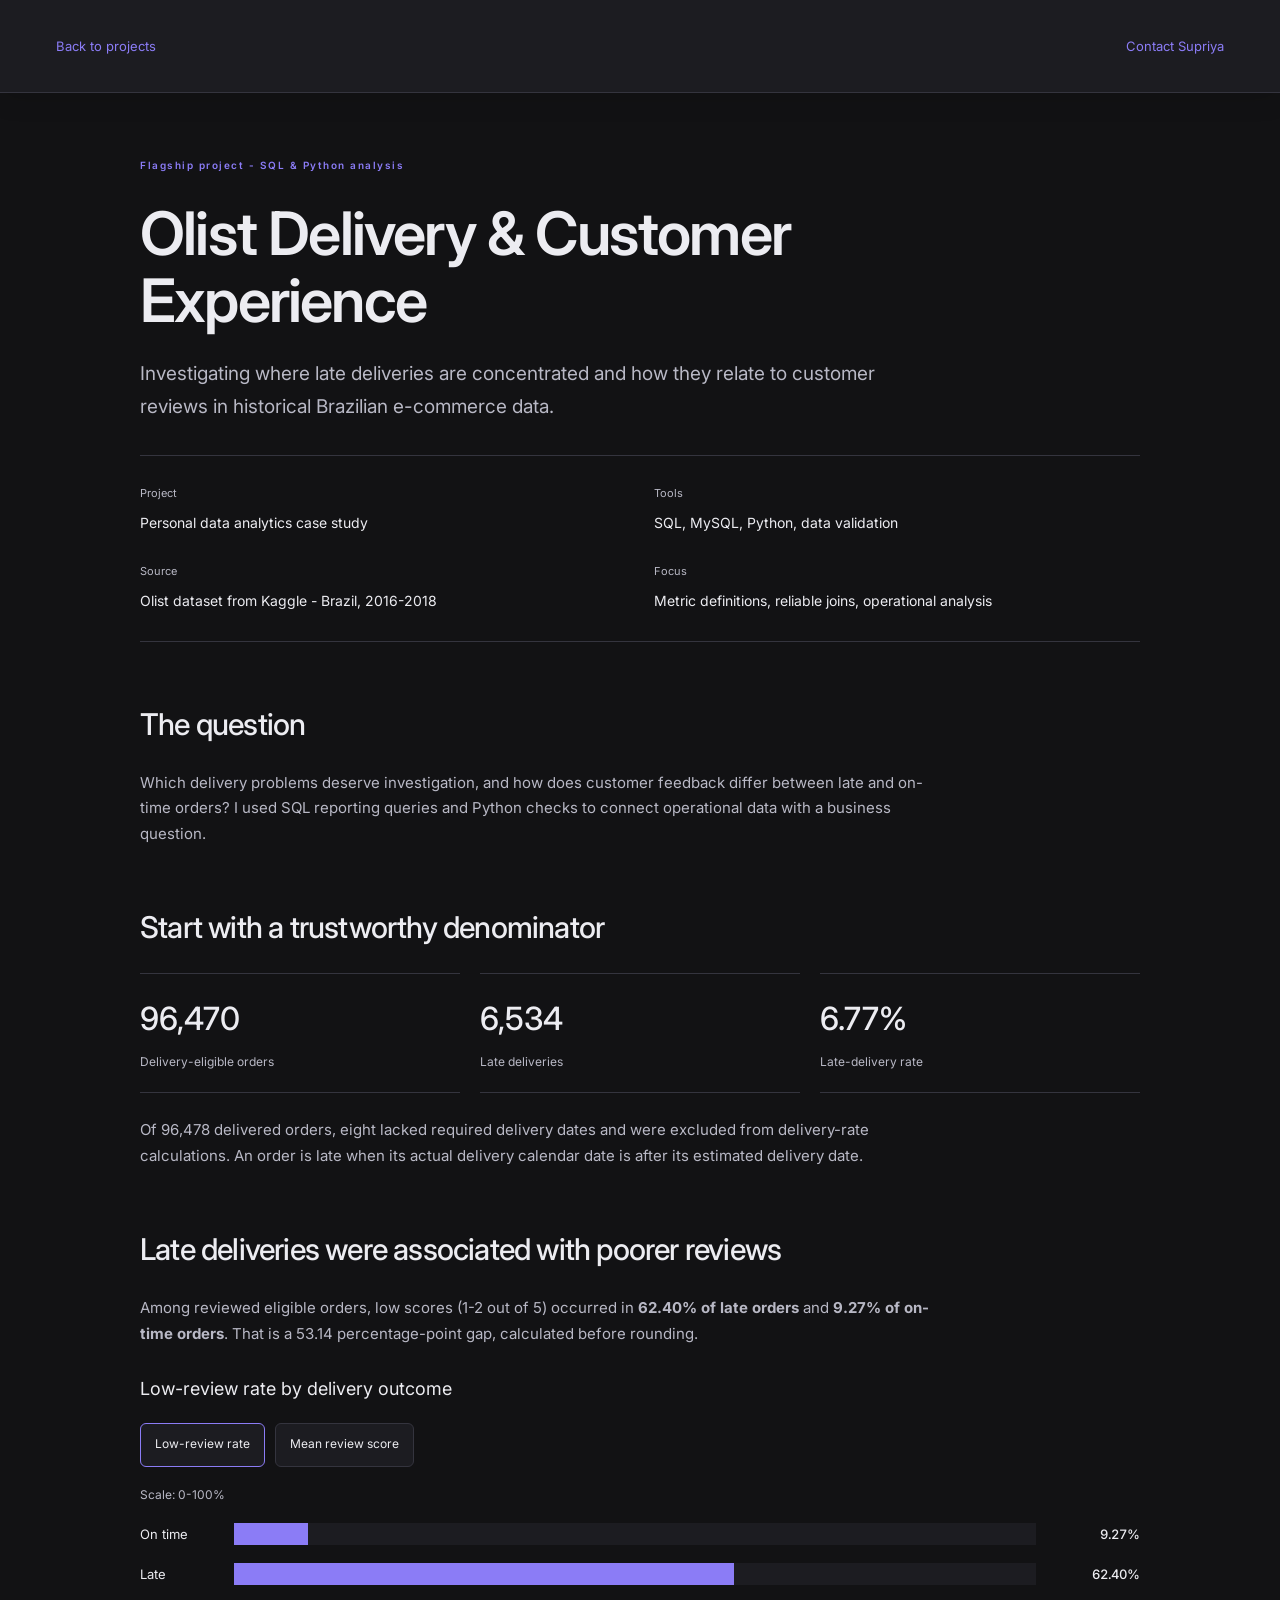
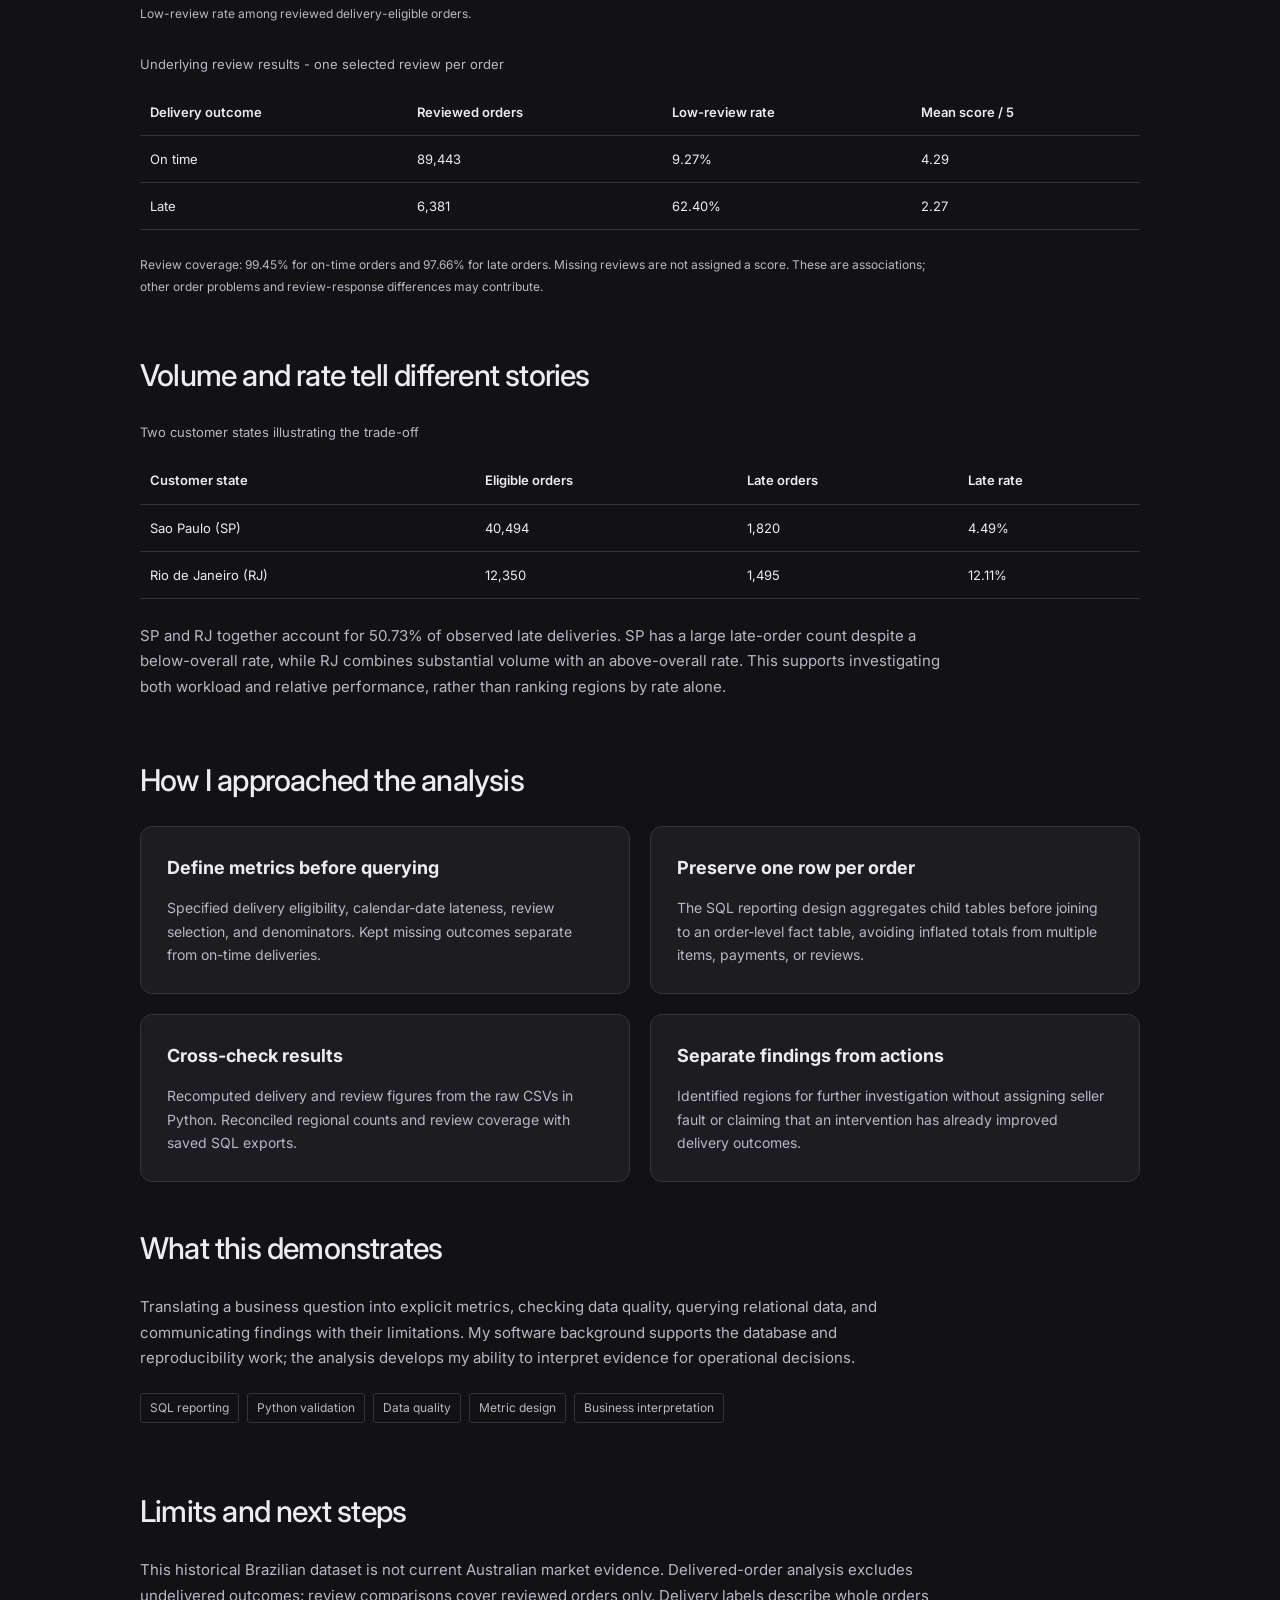
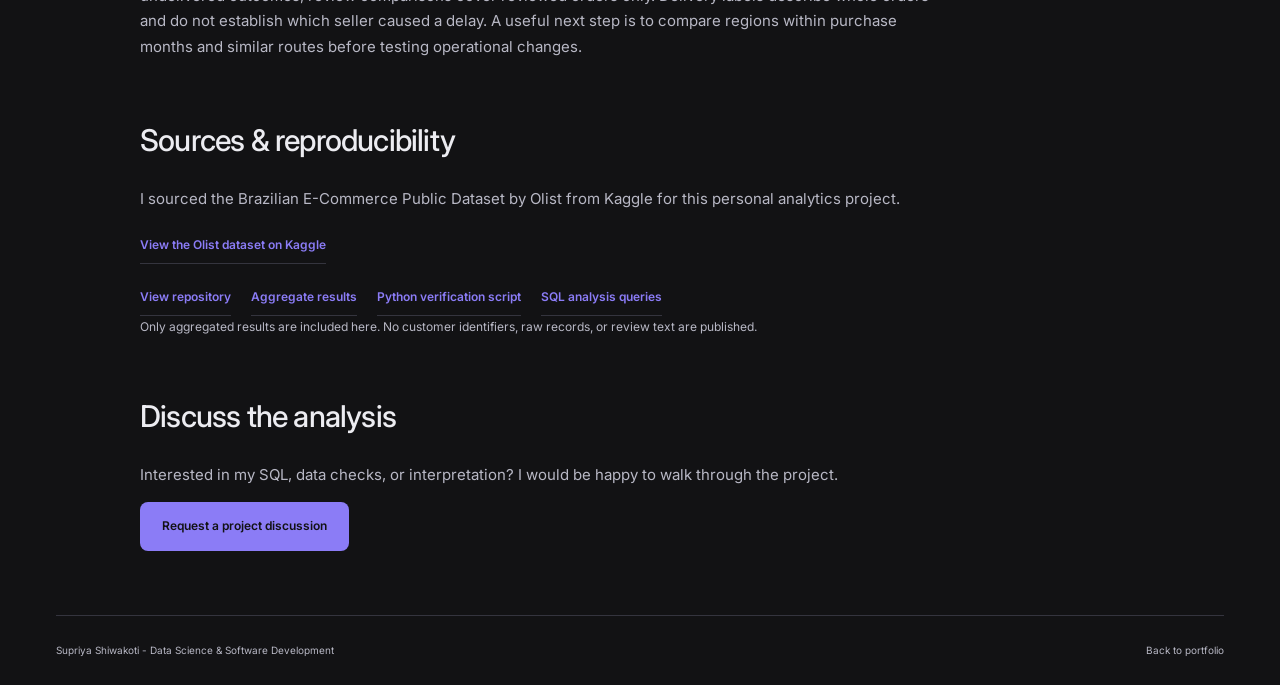
<file: olist-delivery-analysis.html>
<!doctype html>
<html lang="en-AU"><head><meta charset="utf-8"><meta name="viewport" content="width=device-width, initial-scale=1"><meta name="theme-color" content="#121214">
<title>Olist Delivery & Customer Experience - Supriya Shiwakoti</title><meta name="description" content="A SQL and Python case study investigating delivery delays and customer reviews in historical Olist e-commerce data.">
<link rel="icon" href="images/favicon.svg" type="image/svg+xml"><link rel="preconnect" href="https://fonts.googleapis.com"><link href="https://fonts.googleapis.com/css2?family=Inter:wght@400;500;600;700;800&amp;display=swap" rel="stylesheet"><link rel="stylesheet" href="style.css?v=30-olist-flagship"><script src="olist-chart.js?v=28" defer></script></head>
<body><a class="skip-link" href="#main">Skip to content</a><header class="site-header"><nav class="nav wrap study-nav" aria-label="Project navigation"><a href="index.html#projects">Back to projects</a><a href="index.html#contact">Contact Supriya</a></nav></header>
<main id="main" class="wrap study-main">
<section class="study-intro" aria-labelledby="study-title"><p class="eyebrow">Flagship project - SQL &amp; Python analysis</p><h1 id="study-title">Olist Delivery &amp; Customer Experience</h1><p class="lead">Investigating where late deliveries are concentrated and how they relate to customer reviews in historical Brazilian e-commerce data.</p><dl class="study-facts"><div><dt>Project</dt><dd>Personal data analytics case study</dd></div><div><dt>Tools</dt><dd>SQL, MySQL, Python, data validation</dd></div><div><dt>Source</dt><dd>Olist dataset from Kaggle - Brazil, 2016-2018</dd></div><div><dt>Focus</dt><dd>Metric definitions, reliable joins, operational analysis</dd></div></dl></section>
<section class="study-section"><h2>The question</h2><p>Which delivery problems deserve investigation, and how does customer feedback differ between late and on-time orders? I used SQL reporting queries and Python checks to connect operational data with a business question.</p></section>
<section class="study-section"><h2>Start with a trustworthy denominator</h2><div class="evidence-metrics"><div><strong>96,470</strong><span>Delivery-eligible orders</span></div><div><strong>6,534</strong><span>Late deliveries</span></div><div><strong>6.77%</strong><span>Late-delivery rate</span></div></div><p>Of 96,478 delivered orders, eight lacked required delivery dates and were excluded from delivery-rate calculations. An order is late when its actual delivery calendar date is after its estimated delivery date.</p></section>
<section class="study-section"><h2>Late deliveries were associated with poorer reviews</h2><p>Among reviewed eligible orders, low scores (1-2 out of 5) occurred in <strong>62.40% of late orders</strong> and <strong>9.27% of on-time orders</strong>. That is a 53.14 percentage-point gap, calculated before rounding.</p>
<figure class="evidence-chart"><figcaption id="chart-heading">Low-review rate by delivery outcome</figcaption><div class="chart-controls" role="group" aria-label="Review measure"><button type="button" data-metric="low" aria-pressed="true">Low-review rate</button><button type="button" data-metric="score" aria-pressed="false">Mean review score</button></div><p class="chart-scale" id="chart-scale">Scale: 0-100%</p><div id="review-bars" aria-hidden="true"><div class="evidence-bar-row"><span>On time</span><div class="evidence-track"><span id="bar-on-time" style="width:9.268472658564672%"></span></div><strong id="value-on-time">9.27%</strong></div><div class="evidence-bar-row"><span>Late</span><div class="evidence-track"><span id="bar-late" style="width:62.40401191035888%"></span></div><strong id="value-late">62.40%</strong></div></div><p id="chart-description" class="study-caption" aria-live="polite">Low-review rate among reviewed delivery-eligible orders.</p></figure>
<div class="evidence-table-wrap"><table class="evidence-table"><caption>Underlying review results - one selected review per order</caption><thead><tr><th scope="col">Delivery outcome</th><th scope="col">Reviewed orders</th><th scope="col">Low-review rate</th><th scope="col">Mean score / 5</th></tr></thead><tbody><tr><th scope="row">On time</th><td>89,443</td><td>9.27%</td><td>4.29</td></tr><tr><th scope="row">Late</th><td>6,381</td><td>62.40%</td><td>2.27</td></tr></tbody></table></div><p class="study-caption">Review coverage: 99.45% for on-time orders and 97.66% for late orders. Missing reviews are not assigned a score. These are associations; other order problems and review-response differences may contribute.</p></section>
<section class="study-section"><h2>Volume and rate tell different stories</h2><div class="evidence-table-wrap"><table class="evidence-table"><caption>Two customer states illustrating the trade-off</caption><thead><tr><th scope="col">Customer state</th><th scope="col">Eligible orders</th><th scope="col">Late orders</th><th scope="col">Late rate</th></tr></thead><tbody><tr><th scope="row">Sao Paulo (SP)</th><td>40,494</td><td>1,820</td><td>4.49%</td></tr><tr><th scope="row">Rio de Janeiro (RJ)</th><td>12,350</td><td>1,495</td><td>12.11%</td></tr></tbody></table></div><p>SP and RJ together account for 50.73% of observed late deliveries. SP has a large late-order count despite a below-overall rate, while RJ combines substantial volume with an above-overall rate. This supports investigating both workload and relative performance, rather than ranking regions by rate alone.</p></section>
<section class="study-section"><h2>How I approached the analysis</h2><div class="study-contributions"><article><h3>Define metrics before querying</h3><p>Specified delivery eligibility, calendar-date lateness, review selection, and denominators. Kept missing outcomes separate from on-time deliveries.</p></article><article><h3>Preserve one row per order</h3><p>The SQL reporting design aggregates child tables before joining to an order-level fact table, avoiding inflated totals from multiple items, payments, or reviews.</p></article><article><h3>Cross-check results</h3><p>Recomputed delivery and review figures from the raw CSVs in Python. Reconciled regional counts and review coverage with saved SQL exports.</p></article><article><h3>Separate findings from actions</h3><p>Identified regions for further investigation without assigning seller fault or claiming that an intervention has already improved delivery outcomes.</p></article></div></section>
<section class="study-section"><h2>What this demonstrates</h2><p>Translating a business question into explicit metrics, checking data quality, querying relational data, and communicating findings with their limitations. My software background supports the database and reproducibility work; the analysis develops my ability to interpret evidence for operational decisions.</p><ul class="tags study-skills"><li>SQL reporting</li><li>Python validation</li><li>Data quality</li><li>Metric design</li><li>Business interpretation</li></ul></section>
<section class="study-section"><h2>Limits and next steps</h2><p>This historical Brazilian dataset is not current Australian market evidence. Delivered-order analysis excludes undelivered outcomes; review comparisons cover reviewed orders only. Delivery labels describe whole orders and do not establish which seller caused a delay. A useful next step is to compare regions within purchase months and similar routes before testing operational changes.</p></section>
<section class="study-section"><h2>Sources &amp; reproducibility</h2><p>I sourced the Brazilian E-Commerce Public Dataset by Olist from Kaggle for this personal analytics project.</p><p><a class="inline-link" href="https://www.kaggle.com/datasets/olistbr/brazilian-ecommerce" target="_blank" rel="noopener noreferrer">View the Olist dataset on Kaggle</a></p><div class="evidence-links"><a class="inline-link" href="https://github.com/shiwakotisupriya/olist" target="_blank" rel="noopener noreferrer">View repository</a><a class="inline-link" href="evidence/olist-summary.json">Aggregate results</a><a class="inline-link" href="evidence/verify_olist.py" download>Python verification script</a><a class="inline-link" href="evidence/olist-analysis.sql" download>SQL analysis queries</a></div><p class="study-caption">Only aggregated results are included here. No customer identifiers, raw records, or review text are published.</p></section>
<section class="study-section study-contact"><h2>Discuss the analysis</h2><p>Interested in my SQL, data checks, or interpretation? I would be happy to walk through the project.</p><a class="button primary" href="mailto:shiwakotisupriya63@gmail.com?subject=Olist%20analysis%20discussion">Request a project discussion</a></section></main>
<footer class="wrap footer"><p>Supriya Shiwakoti - Data Science &amp; Software Development</p><a href="index.html#projects">Back to portfolio</a></footer></body></html>
</file>
<file: style.css>
/* Charcoal, violet, and restrained golden highlights. */
:root {
  color-scheme: dark;
  --paper: #121214;
  --surface: #1C1C21;
  --ink: #ECECF1;
  --muted: #B8B8C5;
  --accent: #8B7CF6;
  --secondary: #F5C451;
  --border: #34343E;
  --on-accent: #121214;
  --accent-halo: rgba(139,124,246,.14);
  --logo-surface: #FFFFFF;
  --font: 'Inter', Arial, sans-serif;
}

* {
  box-sizing:border-box}
html {
  scroll-behavior:smooth;
  scroll-padding-top:100px}
body {
  margin:0;
  background:var(--paper);
  color:var(--ink);
  font:16px/1.7 var(--font)}
a {
  color:inherit;
  text-decoration:none}
button {
  font:inherit;
  color:inherit}
img {
  max-width:100%;
  display:block}
a:focus-visible,button:focus-visible,summary:focus-visible {
  outline:3px solid var(--accent);
  outline-offset:6px}
::selection {
  background:var(--accent);
  color:var(--paper)}
.wrap {
  max-width:1200px;
  width:calc(100% - 112px);
  margin-inline:auto}
.site-header {
  position:sticky;
  top:0;
  z-index:20;
  background:var(--surface);
  border-bottom:1px solid var(--border)}
.nav {
  display:flex;
  align-items:center;
  justify-content:space-between;
  min-height:92px;
  gap:24px}
.brand {
  font-family:var(--font);
  font-weight:800;
  font-size:29px;
  letter-spacing:-1.5px}
.brand span {
  color:var(--accent)}
.nav-links {
  display:flex;
  align-items:center;
  gap:32px;
  font-size:13px;
  font-weight:500}
.nav-links a:hover,.nav-links a[aria-current] {
  color:var(--accent)}
.nav-contact {
  border:1px solid var(--border);
  border-radius:8px;
  padding:10px 18px}
.nav-contact span {
  margin-left:15px}
.menu-toggle {
  display:none}
.skip-link {
  position:fixed;
  top:-100px;
  left:20px;
  background:var(--surface);
  color:white;
  padding:12px;
  z-index:100}
.skip-link:focus {
  top:12px}
.hero {
  display:grid;
  grid-template-columns:1.35fr 1fr;
  gap:65px;
  align-items:center;
  padding-block:82px 70px}
.eyebrow,.section-label,.timeline-date,.project-kicker,.art-label,.art-foot,.figure-index,.portrait-block figcaption,.small-badge {
  font-size:10px;
  letter-spacing:1.5px;
  font-weight:600}
.eyebrow {
  display:flex;
  align-items:center;
  gap:10px}
.status-dot {
  width:7px;
  height:7px;
  flex-shrink:0;
  background:var(--accent);
  border-radius:50%;
  box-shadow:0 0 0 4px var(--surface)}
h1,h2,h3,p {
  margin-top:0}
h1,h2,h3 {
  font-family:var(--font)}
h1 {
  font-size:clamp(42px,4.8vw,67px);
  line-height:1.12;
  letter-spacing:-3.3px;
  font-weight:600;
  margin-block:26px 24px}
em {
  font-family:var(--font);
  font-weight:500;
  font-style:normal;
  color:var(--ink)}
h1 em {
  letter-spacing:-2.5px}
.hero-intro {
  font-size:21px;
  letter-spacing:-.5px;
  margin-bottom:12px}
.accent {
  color:var(--accent)}
.hero-description {
  color:var(--muted);
  max-width:490px;
  font-size:15px;
  line-height:1.85}
.actions {
  display:flex;
  flex-wrap:wrap;
  gap:18px;
  align-items:center;
  margin-block:30px}
.button {
  display:inline-flex;
  align-items:center;
  justify-content:center;
  gap:27px;
  padding:14px 22px;
  font-size:12px;
  font-weight:600;
  border-radius:8px;
  transition:background .2s,transform .2s}
.primary {
  background:var(--accent);
  color:var(--paper)}
.primary:hover {
  background:var(--accent);
  box-shadow:0 0 0 4px var(--accent-halo);
  transform:translateY(-2px)}
.text-button {
  color:var(--accent);
  padding-inline:8px;
  gap:16px}
.text-button:hover {
  color:var(--ink)}
.hero-note {
  display:flex;
  gap:14px;
  flex-wrap:wrap;
  font-size:10px;
  color:var(--muted);
  margin-top:30px}
.hero-note span+span::before {
  content:'\00b7 ';
  margin-right:14px}
.portrait-block {
  margin:0;
  transform:rotate(2deg)}
.portrait-frame {
  background:var(--surface);
  padding:12px 12px 0;
  position:relative;
  border-radius:120px 120px 6px 6px}
.portrait-frame img {
  width:100%;
  height:390px;
  object-fit:cover;
  object-position:50% 38%;
  border-radius:110px 110px 2px 2px;
  filter:saturate(.7)}
.portrait-tag {
  position:absolute;
  bottom:20px;
  left:-24px;
  background:var(--surface);
  padding:17px 24px;
  transform:rotate(-6deg);
  font:500 16px/1.5 var(--font);
  color:var(--ink);
  box-shadow:0 4px 10px #00000033}
.portrait-block figcaption {
  display:flex;
  align-items:center;
  gap:12px;
  padding:19px 3px;
  font-size:8px;
  line-height:1.6;
  letter-spacing:1px;
  transform:rotate(-2deg)}
.tiny-cross {
  font-size:32px;
  color:var(--ink)}
.figure-index {
  margin-left:auto;
  color:var(--muted);
  font-size:8px}
.specialty-strip {
  border-block:1px solid var(--border)}
.specialty-strip .wrap {
  display:flex;
  justify-content:space-between;
  align-items:center;
  gap:20px;
  padding-block:23px;
  font-size:10px;
  letter-spacing:1.5px;
  font-weight:600}
.specialty-strip span:nth-child(even) {
  color:var(--muted);
  font-size:19px}
.section {
  padding-block:88px}
.section-label {
  display:flex;
  align-items:center;
  gap:25px;
  color:var(--muted);
  font-size:9px;
  margin-bottom:44px}
.section-label .line {
  height:1px;
  flex:1;
  background:var(--border)}
h2 {
  font-size:clamp(30px,3.3vw,44px);
  line-height:1.2;
  font-weight:500;
  letter-spacing:-1.8px;
  margin-bottom:28px}
.about-grid {
  display:grid;
  grid-template-columns:1fr 1fr;
  gap:90px}
.about-grid p {
  font-size:14px;
  color:var(--muted)}
.about-grid .lead {
  font-size:18px;
  color:var(--ink);
  line-height:1.65}
.inline-link {
  color:var(--accent);
  display:inline-flex;
  align-items:center;
  gap:35px;
  font-size:12px;
  font-weight:600;
  padding-block:8px;
  border-bottom:1px solid var(--border)}
.inline-link:hover {
  color:var(--ink);
  border-color:var(--ink)}
.facts {
  display:grid;
  grid-template-columns:repeat(3,1fr);
  margin-top:50px;
  padding-top:30px;
  border-top:1px solid var(--border);
  gap:25px}
.facts div {
  display:flex;
  flex-direction:column;
  gap:6px}
.facts strong {
  font-size:14px;
  font-weight:500}
.facts span {
  font-size:11px;
  color:var(--muted)}
.work-section {
  background:var(--paper)}
.section-heading {
  display:flex;
  justify-content:space-between;
  align-items:end;
  gap:60px;
  margin-bottom:40px}
.section-heading h2 {
  margin-bottom:0}
.section-heading>p {
  max-width:340px;
  font-size:13px;
  color:var(--muted);
  margin-bottom:5px}
.projects {
  display:grid;
  grid-template-columns:1fr 1fr;
  gap:26px}
.project-card {
  background:var(--surface);
  border:1px solid var(--border);
  border-radius:12px;
  overflow:hidden}
.project-art {
  height:245px;
  position:relative;
  padding:22px;
  overflow:hidden}
.art-label,.art-foot {
  position:absolute;
  font-size:8px;
  letter-spacing:1.6px;
  z-index:1}
.art-label {
  top:20px;
  left:22px}
.art-foot {
  bottom:16px;
  left:22px}
.forecast {
  background:var(--surface);
  color:var(--muted)}
.forecast > svg {
  width:100%;
  height:200px;
  padding-top:20px}
.chart-grid {
  stroke:var(--muted);
  stroke-opacity:.1;
  stroke-width:1}
.chart-line {
  stroke:var(--accent);
  stroke-width:3}
.chart-area {
  fill:var(--accent);
  fill-opacity:.07}
.commerce {
  background:var(--surface);
  color:var(--muted)}
.store-window {
  position:absolute;
  width:75%;
  height:155px;
  left:13%;
  top:55px;
  background:var(--paper);
  box-shadow:10px 12px 0 var(--paper);
  border:1px solid var(--border);
  border-radius:6px;
  transform:rotate(-3deg)}
.window-top {
  height:25px;
  border-bottom:1px solid var(--border);
  display:flex;
  align-items:center;
  gap:4px;
  padding-inline:10px}
.window-top i {
  width:4px;
  height:4px;
  border-radius:50%;
  background:var(--accent)}
.window-top span {
  font-size:8px;
  margin-left:auto}
.store-content {
  display:flex;
  padding:16px;
  gap:18px}
.store-side {
  display:flex;
  flex-direction:column;
  gap:8px;
  font-size:6px;
  width:65px}
.store-side b {
  background:var(--border);
  padding:3px}
.store-items {
  flex:1;
  display:grid;
  grid-template-columns:repeat(3,1fr);
  gap:9px}
.store-items div {
  height:50px;
  background:var(--border);
  border-radius:3px}
.store-items div:nth-child(2) {
  background:var(--border)}
.store-items div:nth-child(3) {
  background:var(--border)}
.store-items span {
  height:4px;
  width:75%;
  background:var(--border)}
.project-body {
  padding:28px}
.project-kicker {
  display:flex;
  justify-content:space-between;
  color:var(--muted);
  font-size:8px;
  margin-bottom:14px}
.project-kicker>span+span {
  font-size:20px;
  line-height:1}
.project-body h3 {
  font-size:21px;
  letter-spacing:-.7px;
  line-height:1.4;
  margin-bottom:12px;
  font-weight:600}
.project-body>p {
  font-size:12px;
  color:var(--muted);
  line-height:1.8}
.tags {
  display:flex;
  gap:7px;
  list-style:none;
  flex-wrap:wrap;
  padding:0;
  margin:22px 0}
.tags li {
  font-size:9px;
  border:1px solid var(--border);
  padding:3px 9px;
  border-radius:3px;
  color:var(--muted)}
details {
  border-top:1px solid var(--border)}
summary {
  display:flex;
  justify-content:space-between;
  align-items:center;
  font-size:11px;
  cursor:pointer;
  padding-top:17px;
  list-style:none}
summary::-webkit-details-marker {
  display:none}
details[open] summary span {
  transform:rotate(45deg)}
.project-details {
  padding-top:15px;
  font-size:12px;
  color:var(--muted)}
.project-details p:last-child {
  margin-bottom:0}
.wide-project {
  grid-column:1/-1;
  display:grid;
  grid-template-columns:1fr 1fr}
.wide-project .project-art {
  height:100%;
  min-height:280px}
.database {
  background:var(--surface);
  color:var(--muted)}
.schema {
  display:flex;
  justify-content:center;
  align-items:center;
  height:100%;
  min-height:235px;
  gap:15px}
.schema>div {
  border:1px solid var(--border);
  background:var(--surface);
  border-radius:8px;
  display:flex;
  flex-direction:column;
  width:135px;
  font:9px/2 monospace;
  box-shadow:4px 5px 0 var(--paper)}
.schema b {
  padding:5px 12px;
  border-bottom:1px solid var(--border);
  background:var(--border);
  font-size:11px}
.schema div span {
  padding:1px 12px}
.schema-link {
  font-size:25px}
.work-note {
  font-size:10px;
  color:var(--muted);
  margin:20px 0 8px}
.journey-grid {
  display:grid;
  grid-template-columns:1fr 1fr;
  gap:90px}
.journey-intro>p {
  max-width:330px;
  color:var(--muted);
  font-size:14px}
.timeline {
  border-left:1px solid var(--border);
  padding-left:32px}
.timeline article {
  position:relative;
  padding-bottom:40px}
.timeline article:last-child {
  padding-bottom:0}
.timeline article::before {
  content:'';
  width:9px;
  height:9px;
  border-radius:50%;
  background:var(--ink);
  position:absolute;
  left:-37px;
  top:5px;
  box-shadow:0 0 0 5px var(--paper)}
.timeline-date {
  font-size:8px;
  color:var(--muted);
  margin-bottom:10px}
.timeline h3 {
  font-size:19px;
  letter-spacing:-.5px;
  font-weight:600;
  margin-bottom:4px}
.timeline .organisation {
  font-size:12px;
  color:var(--ink);
  margin-bottom:12px}
.timeline p,.timeline li {
  font-size:12px;
  color:var(--muted)}
.timeline ul {
  padding-left:16px;
  margin-bottom:0}
.timeline li {
  padding-bottom:7px}
.small-badge {
  font-size:8px;
  letter-spacing:1px;
  background:var(--surface);
  color:var(--accent);
  padding:4px 8px;
  border-radius:3px}
.skills-section {
  background:var(--surface);
  color:var(--ink)}
.skills-section .section-label {
  color:var(--muted)}
.skills-section .line {
  background:var(--border)}
.skills-section em {
  color:var(--ink)}
.skills-section .section-heading p {
  color:var(--muted)}
.skill-grid {
  display:grid;
  grid-template-columns:repeat(3,1fr);
  gap:30px}
.skill-grid article {
  border-top:1px solid var(--border);
  padding-top:18px}
.skill-number {
  font-size:10px;
  color:var(--muted)}
.skill-grid h3 {
  font-size:17px;
  font-weight:500;
  letter-spacing:-.5px;
  margin-block:20px 16px}
.skill-grid p {
  color:var(--muted);
  font-size:12px;
  line-height:2.2}
.learning {
  display:flex;
  align-items:baseline;
  gap:35px;
  border-top:1px solid var(--border);
  margin-top:35px;
  padding-top:26px}
.learning .eyebrow {
  font-size:8px;
  flex-shrink:0;
  color:var(--muted)}
.learning p {
  font-size:10px;
  color:var(--muted);
  margin-bottom:0}
.learning p span {
  padding-inline:10px;
  color:var(--ink)}
.contact-grid {
  display:grid;
  grid-template-columns:1.15fr 1fr;
  gap:95px;
  align-items:center}
.contact-grid .eyebrow {
  font-size:8px;
  color:var(--muted);
  margin-bottom:20px}
.contact h2 {
  font-size:clamp(35px,4vw,53px);
  margin-bottom:20px}
.contact-grid>div>p:not(.eyebrow) {
  max-width:380px;
  color:var(--muted);
  font-size:13px;
  margin-bottom:25px}
.contact-links a {
  display:grid;
  grid-template-columns:1fr auto;
  gap:5px;
  border-bottom:1px solid var(--border);
  padding-block:18px}
.contact-links a>span:first-child {
  grid-column:1/-1;
  font-size:8px;
  letter-spacing:1.5px;
  color:var(--muted)}
.contact-links strong {
  color:var(--accent);
  font-size:13px;
  font-weight:500;
  overflow-wrap:anywhere}
.contact-links a:hover strong {
  color:var(--ink)}
.contact-links>p {
  display:flex;
  justify-content:space-between;
  font-size:11px!important;
  padding-top:22px;
  margin-bottom:0!important}
.footer {
  display:flex;
  align-items:center;
  justify-content:space-between;
  border-top:1px solid var(--border);
  padding-block:26px;
  gap:25px}
.footer .brand {
  font-size:22px}
.footer p,.footer>a:last-child {
  font-size:10px;
  color:var(--muted);
  margin:0}
.footer>a:last-child span {
  padding-left:15px}

@media(min-width:1500px) {
  .hero {
  padding-block:105px 90px}
}

@media(max-width:1050px) {
  .wrap {
  width:calc(100% - 64px)}
.hero {
  gap:35px}
.portrait-frame img {
  height:340px}
h1 {
  letter-spacing:-2px}
.nav-links {
  gap:22px}
.about-grid,.journey-grid {
  gap:45px}
.contact-grid {
  gap:40px}
.hero-note {
  gap:8px}
.hero-note span+span::before {
  margin-right:8px}
.specialty-strip .wrap {
  font-size:8px;
  gap:10px}
.skill-grid {
  gap:18px}
.skill-grid h3 {
  font-size:15px}
.skill-grid p {
  font-size:11px}
.schema {
  gap:8px}
.schema>div {
  width:112px}
}

@media(max-width:760px) {
  html {
  scroll-padding-top:95px}
.wrap {
  width:calc(100% - 40px)}
.nav {
  min-height:76px;
  flex-wrap:wrap;
  gap:0}
.brand {
  font-size:26px}
.js .menu-toggle:not([hidden]) {
  display:flex;
  gap:15px;
  align-items:center;
  background:none;
  border:1px solid var(--border);
  padding:7px 12px;
  border-radius:8px;
  font-size:11px}
.nav-links {
  width:100%;
  padding:10px 0 20px;
  gap:0;
  display:flex;
  flex-direction:column;
  align-items:stretch}
.nav-links a {
  padding:11px 5px}
.nav-contact {
  border:0}
.js .nav-links {
  display:none}
.js .nav-links.is-open {
  display:flex}
.hero {
  grid-template-columns:1fr;
  gap:40px;
  padding-block:50px 35px}
.eyebrow {
  font-size:8px;
  letter-spacing:1.1px}
h1 {
  font-size:clamp(40px,8vw,60px);
  letter-spacing:-2px;
  margin-top:24px}
.hero-intro {
  font-size:19px}
.hero-description {
  font-size:14px;
  max-width:550px}
.hero-note {
  font-size:9px}
.hero-note span+span::before {
  margin-right:10px}
.actions {
  margin-block:26px}
.portrait-block {
  width:80%;
  max-width:370px;
  justify-self:center;
  margin-block:0 10px}
.portrait-frame img {
  height:310px}
.portrait-tag {
  font-size:17px;
  left:-15px;
  padding:14px 20px}
.specialty-strip .wrap {
  flex-wrap:wrap;
  justify-content:center;
  gap:8px 17px;
  font-size:7px;
  letter-spacing:1px;
  padding-block:15px}
.specialty-strip span:nth-child(6) {
  display:none}
.section {
  padding-block:58px}
.section-label {
  margin-bottom:30px;
  font-size:8px}
h2 {
  font-size:34px;
  letter-spacing:-1.4px}
.about-grid,.journey-grid,.contact-grid {
  grid-template-columns:1fr;
  gap:24px}
.about-grid h2 {
  margin-bottom:0}
.about-grid .lead {
  font-size:17px}
.facts {
  grid-template-columns:1fr;
  gap:20px;
  margin-top:35px;
  padding-top:25px}
.facts div {
  padding-bottom:15px;
  border-bottom:1px solid var(--border)}
.facts div:last-child {
  border:0;
  padding-bottom:0}
.section-heading {
  display:block;
  margin-bottom:30px}
.section-heading p {
  margin-top:20px;
  max-width:450px}
.projects {
  grid-template-columns:1fr;
  gap:24px}
.wide-project {
  display:block;
  grid-column:auto}
.project-art {
  height:230px}
.wide-project .project-art {
  height:230px;
  min-height:0}
.schema {
  min-height:200px}
.project-body {
  padding:24px}
.project-body h3 {
  font-size:22px}
.project-body>p {
  font-size:13px}
.journey-intro {
  margin-bottom:15px}
.timeline {
  margin-left:5px;
  padding-left:27px}
.timeline article::before {
  left:-32px}
.skill-grid {
  grid-template-columns:1fr;
  gap:22px}
.skill-grid article {
  position:relative;
  padding-left:38px}
.skill-number {
  position:absolute;
  left:0;
  top:21px}
.skill-grid h3 {
  font-size:18px;
  margin:0 0 10px}
.skill-grid p {
  font-size:13px;
  margin:0}
.learning {
  display:block;
  margin-top:30px}
.learning p {
  font-size:11px;
  line-height:2}
.contact h2 {
  font-size:42px}
.contact-grid {
  gap:35px}
.contact-links strong {
  color:var(--accent);
  font-size:14px}
.footer {
  flex-wrap:wrap;
  padding-block:22px;
  gap:15px}
.footer p {
  font-size:9px}
.footer>a:last-child {
  margin-left:auto}
.button {
  font-size:11px;
  padding:13px 18px;
  gap:20px}
}

@media(prefers-reduced-motion:reduce) {
  html {
  scroll-behavior:auto}
*,*::before,*::after {
  transition:none!important;
  animation:none!important}
}

/* Restrained motion: interaction feedback and one-time entrances. */
.site-header {
  box-shadow: 0 6px 24px rgba(0, 0, 0, .12);
}
.nav-links a, .inline-link, .contact-links strong, .footer a {
  transition: color 180ms ease, border-color 180ms ease;
}
.button {
  transition: background 180ms ease, transform 180ms ease, box-shadow 180ms ease;
}
.button > span, .inline-link > span, .nav-contact > span,
.contact-links a > span:last-child, .footer > a:last-child > span {
  display: inline-block;
  transition: transform 220ms ease;
}
summary span {
  display: inline-block;
  transition: transform 220ms ease;
}
.project-card {
  transition: transform 240ms ease, border-color 240ms ease, box-shadow 240ms ease;
}
.portrait-frame img {
  transition: filter 400ms ease;
}
.store-window, .forecast > svg, .schema > div {
  transition: transform 400ms cubic-bezier(.22, 1, .36, 1);
}
.button:active {
  transform: translateY(0) scale(.98);
}
.project-card:focus-within {
  border-color: var(--accent);
}
@media (hover: hover) and (pointer: fine) and (prefers-reduced-motion: no-preference) {
  .project-card:hover {
    transform: translateY(-4px);
    border-color: var(--accent);
    box-shadow: 0 12px 28px rgba(0, 0, 0, .16);
  }
  .button:hover > span, .inline-link:hover > span,
  .nav-contact:hover > span, .contact-links a:hover > span:last-child {
    transform: translate(2px, -2px);
  }
  .footer > a:last-child:hover > span {
    transform: translateY(-3px);
  }
  .portrait-frame:hover img {
    filter: saturate(.95);
  }
  .project-card:hover .store-window {
    transform: rotate(0deg) translateY(-3px);
  }
  .project-card:hover .forecast > svg {
    transform: translateY(-3px);
  }
  .project-card:hover .schema > div:first-child {
    transform: translateX(-3px);
  }
  .project-card:hover .schema > div:last-child {
    transform: translateX(3px);
  }
}
@media (max-width: 760px) and (prefers-reduced-motion: no-preference) {
  .js .nav-links.is-open {
    animation: menu-entrance 180ms ease-out;
  }
}
@keyframes menu-entrance {
  from { opacity: 0; transform: translateY(-6px); }
  to { opacity: 1; transform: translateY(0); }
}
@media (prefers-reduced-motion: reduce) {
  html { scroll-behavior: auto; }
  *, *::before, *::after {
    animation: none !important;
    transition: none !important;
  }
  .primary:hover, .button:active { transform: none; }
}
@media print {
  .site-header { position: static; }
  .nav-links, .menu-toggle { display: none !important; }
}

/* Keep side entrances inside the project section without horizontal scrolling. */
.work-section { overflow: clip; }

/* Three.js layers are decorative; the original artwork is the fallback. */
.portrait-block { position: relative; isolation: isolate; }
.portrait-frame { z-index: 1; box-shadow: 0 24px 60px rgba(0,0,0,.26); }
.portrait-block figcaption { position: relative; z-index: 1; }
.hero-orbit {
  position: absolute;
  inset: -70px -55px -40px;
  z-index: 0;
  pointer-events: none;
  opacity: .8;
}
.project-three {
  position: absolute;
  inset: 10px 0 5px;
  pointer-events: none;
  opacity: 0;
}
.hero-orbit canvas, .project-three canvas { display: block; width: 100%; height: 100%; }
.project-three.three-ready { opacity: 1; }
.forecast.has-three > svg { visibility: hidden; }
.art-label, .art-foot { pointer-events: none; }
@media (hover: hover) and (pointer: fine) and (prefers-reduced-motion: no-preference) {
  .project-card:hover {
    transform: perspective(1100px) rotateX(var(--tilt-x, 0deg)) rotateY(var(--tilt-y, 0deg)) translateY(-4px);
    box-shadow: 0 20px 42px rgba(0,0,0,.28), inset 0 1px 0 var(--accent-halo);
  }
}
@media (max-width: 760px) {
  .hero-orbit { inset: -40px -24px -20px; opacity: .6; }
}
@media print {
  .hero-orbit, .project-three { display: none; }
  .forecast.has-three > svg { visibility: visible; }
}

.scene-toggle { margin-left: auto; border: 1px solid var(--border); background: var(--surface); color: var(--muted); border-radius: 6px; padding: 6px 9px; font: inherit; cursor: pointer; letter-spacing: .3px; white-space: nowrap; }
.scene-toggle:hover { color: var(--accent); border-color: var(--accent); }
.scene-toggle[hidden] { display: none; }

/* Rounded portrait assembled from hexagonal photo fragments. */
.portrait-block { transform: rotate(2deg); }
.portrait-frame { width: 100%; padding: 12px 12px 0; border-radius: 120px 120px 6px 6px; }
.portrait-image { position: relative; height: 390px; border-radius: 110px 110px 2px 2px; }
.portrait-image > img { width: 100%; height: 100%; border-radius: inherit; object-fit: cover; object-position: 50% 38%; }
.hex-layer { position: absolute; inset: 0; border-radius: inherit; pointer-events: none; z-index: 2; }
.hex-piece { position: absolute; inset: 0; border-radius: inherit; background-size: cover; background-position: 50% 38%; filter: saturate(.7); }
.portrait-image.is-assembling > img { opacity: 0; }
.hero-orbit { z-index: 0; inset: -85px -65px -45px; opacity: 1; }
.portrait-tag { z-index: 3; }
@media (max-width: 1050px) { .portrait-image { height: 340px; } }
@media (max-width: 760px) {
  .portrait-image { height: 310px; }
  .hero-orbit { inset: -55px -30px -20px; opacity: .85; }
}
@media (prefers-reduced-motion: reduce) {
  .portrait-image.is-assembling > img { opacity: 1; }
  .hex-layer { display: none; }
}
@media print { .hex-layer { display: none; } .portrait-image.is-assembling > img { opacity: 1; } }

/* Dedicated professional membership section. Keep the ACS brand colours intact. */
.membership-grid { display: grid; grid-template-columns: .85fr 1.15fr; gap: 64px; align-items: center; }
.membership-grid > div > p { font-size: 14px; color: var(--muted); max-width: 350px; }
.membership-card { display: flex; gap: 28px; align-items: center; padding: 32px; background: var(--surface); border: 1px solid var(--border); border-radius: 12px; }
.membership-logo { width: 118px; min-width: 118px; height: 132px; display: grid; place-items: center; background: var(--ink); border-radius: 10px; padding: 14px; }
.membership-logo img { width: 90px; height: 100px; object-fit: contain; }
.membership-card .eyebrow { font-size: 8px; color: var(--muted); }
.membership-card h3 { font-size: 21px; line-height: 1.35; margin-bottom: 8px; letter-spacing: -.5px; }
.membership-card .membership-status { color: var(--accent); font-size: 12px; margin-bottom: 12px; }
.membership-card p:last-child { font-size: 12px; color: var(--muted); margin-bottom: 0; }
.nav-links { gap: 23px; }
@media (max-width: 1050px) { .nav-links { gap: 15px; } .membership-grid { gap: 32px; } .membership-card { padding: 24px; gap: 20px; } }
@media (max-width: 900px) and (min-width: 761px) { .nav-links { font-size: 11px; gap: 12px; } .nav-contact { padding: 8px 10px; } .nav-contact span { margin-left: 5px; } }
@media (max-width: 760px) { .membership-grid { grid-template-columns: 1fr; gap: 24px; } .membership-card { align-items: flex-start; } .membership-logo { min-width: 76px; width: 76px; height: 90px; padding: 10px; } .membership-logo img { width: 56px; height: 66px; } .membership-card h3 { font-size: 18px; } .nav-links { gap: 0; } }
@media (max-width: 380px) { .membership-card { flex-direction: column; } }

/* The photo occupies the middle plane of the orbit, not a layer in front of it. */
.portrait-block { transform: none; }
.portrait-frame { width: 84%; margin-inline: auto; }
.portrait-image { height: auto; aspect-ratio: 1; }
.portrait-image > img { position: absolute; inset: 0; }
.portrait-block figcaption { transform: none; margin-top: 20px; }
.hero-orbit {
  inset: auto;
  width: 128%;
  height: auto;
  aspect-ratio: 1;
  left: 50%;
  top: 0;
  transform: translate(-50%, -17.1875%);
  z-index: 0;
}
.hero-orbit.orbit-front { z-index: 2; }
.hero-orbit[hidden] { display: none; }
.portrait-tag { z-index: 3; font-size: 13px; }
@media (max-width: 760px) {
  .hero-orbit { inset: auto; left: 50%; top: 0; opacity: .85; }
  .portrait-tag { font-size: 11px; padding: 10px 14px; }
}

/* Responsive polish: preserve the desktop visual language on touch screens. */
main { overflow-x: clip; }
.hero-copy, .portrait-block, .project-card, .project-body,
.about-grid > *, .journey-grid > *, .contact-grid > *,
.skill-grid > *, .membership-grid > * { min-width: 0; }
@media (max-width: 1024px) {
  .section-heading { gap: 32px; }
  .hero { gap: 36px; }
  .membership-card { min-width: 0; }
  .membership-card h3 { overflow-wrap: break-word; }
}
@media (max-width: 760px) {
  html { scroll-padding-top: 92px; }
  .wrap { width: calc(100% - 40px); }
  .nav { min-height: 72px; }
  .js .menu-toggle:not([hidden]) { min-height: 44px; min-width: 82px; justify-content: center; font-size: 13px; }
  .nav-links { max-height: calc(100svh - 80px); overflow-y: auto; padding-bottom: 18px; }
  .nav-links a { min-height: 44px; display: flex; align-items: center; padding: 10px 12px; border-radius: 8px; font-size: 14px; }
  .nav-links a[aria-current] { background: var(--paper); }
  .nav-contact { margin-top: 4px; }
  .hero { padding-top: 40px; padding-bottom: 42px; gap: 82px; }
  .hero-copy > .eyebrow { font-size: 9px; line-height: 1.7; letter-spacing: 1px; align-items: flex-start; }
  .hero-copy .status-dot { margin-top: 5px; }
  h1 { font-size: clamp(34px, 8.9vw, 54px); line-height: 1.14; letter-spacing: -1.6px; }
  h1 em { letter-spacing: inherit; }
  h2 { font-size: clamp(29px, 7vw, 39px); letter-spacing: -1px; }
  .hero-intro { font-size: 19px; }
  .hero-description { font-size: 14px; line-height: 1.85; max-width: 560px; }
  .actions { gap: 12px; margin-block: 24px; }
  .button { min-height: 46px; padding: 12px 17px; font-size: 12px; gap: 16px; }
  .hero-note { gap: 8px; margin-top: 22px; }
  .hero-note span { border: 1px solid var(--border); border-radius: 6px; padding: 4px 8px; font-size: 10px; }
  .hero-note span + span::before { content: none; }
  .portrait-block { width: 78%; max-width: 360px; margin: 0 auto 14px; }
  .portrait-frame { padding: 8px 8px 0; border-radius: 80px 80px 6px 6px; }
  .portrait-image { border-radius: 72px 72px 2px 2px; }
  .hero-orbit { top: 0; opacity: .95; }
  .portrait-tag { left: -12px; bottom: 8px; font-size: 11px; line-height: 1.5; padding: 9px 12px; border-radius: 8px; }
  .portrait-block figcaption { width: 124%; margin-left: -12%; margin-top: 28px; gap: 8px; font-size: 7px; letter-spacing: .6px; }
  .tiny-cross { font-size: 25px; }
  .scene-toggle { min-width: 70px; min-height: 44px; padding: 6px 8px; font-size: 10px; }
  .specialty-strip .wrap { display: grid; grid-template-columns: 1fr 1fr; gap: 14px; font-size: 8px; text-align: center; padding-block: 22px; }
  .specialty-strip span:nth-child(even) { display: none; }
  .section { padding-block: 54px; }
  .section-label { font-size: 9px; letter-spacing: 1.2px; gap: 16px; }
  .section-label > span:first-child { flex-shrink: 0; }
  .section-heading > p, .about-grid p, .journey-intro > p, .membership-grid > div > p { font-size: 14px; }
  .facts strong { font-size: 15px; }
  .facts span { font-size: 12px; }
  .projects { gap: 22px; }
  .project-body { padding: 22px; }
  .project-body h3 { font-size: 21px; }
  .project-body > p, .project-details { font-size: 13px; line-height: 1.8; }
  .project-kicker { font-size: 8px; letter-spacing: 1px; gap: 12px; }
  .project-kicker > span:first-child { max-width: calc(100% - 30px); }
  .project-art, .wide-project .project-art { height: 230px; }
  .art-label, .art-foot { font-size: 8px; letter-spacing: 1.1px; }
  .tags { gap: 7px; margin-block: 18px; }
  .tags li { font-size: 10px; padding: 4px 8px; }
  summary { min-height: 48px; padding-block: 12px 4px; font-size: 12px; }
  .work-note { font-size: 11px; }
  .inline-link { min-height: 44px; font-size: 12px; gap: 20px; }
  .timeline p, .timeline li { font-size: 13px; }
  .timeline-date { font-size: 9px !important; letter-spacing: 1px; }
  .timeline .organisation { font-size: 12px; }
  .skill-grid article { padding-left: 0; padding-top: 20px; }
  .skill-number { position: static; display: block; margin-bottom: 14px; font-size: 9px; letter-spacing: 1px; }
  .skill-grid h3 { margin-bottom: 12px; font-size: 19px; }
  .skill-grid p { font-size: 13px; line-height: 2; }
  .learning .eyebrow { font-size: 9px; }
  .learning p { font-size: 12px; line-height: 2; }
  .membership-card { padding: 22px; gap: 18px; }
  .membership-card .eyebrow { line-height: 1.6; }
  .membership-card p:last-child { font-size: 13px; }
  .contact h2 { font-size: clamp(34px, 8.4vw, 44px); }
  .contact-grid > div > p:not(.eyebrow) { font-size: 14px; }
  .contact-links a { min-height: 76px; }
  .contact-links strong { font-size: 13px; }
  .footer { gap: 16px; }
  .footer > a:last-child { min-height: 44px; display: inline-flex; align-items: center; }
}
/* Tablet retains the desktop card composition; phone cards keep readable widths. */
@media (min-width: 600px) and (max-width: 760px) {
  .projects { grid-template-columns: 1fr 1fr; }
  .wide-project { display: grid; grid-template-columns: 1fr 1fr; grid-column: 1 / -1; }
  .wide-project .project-art { height: 100%; min-height: 300px; }
  .project-body { padding: 20px; }
  .project-body h3 { font-size: 19px; }
  .hero-copy { max-width: 600px; }
  .facts { grid-template-columns: repeat(3, 1fr); gap: 20px; }
  .facts div { border-bottom: 0; padding-bottom: 0; }
}
@media (max-width: 380px) {
  .wrap { width: calc(100% - 32px); }
  .actions { display: grid; grid-template-columns: 1fr 1fr; gap: 8px; }
  .button { padding-inline: 10px; gap: 9px; font-size: 11px; }
  .portrait-tag { font-size: 10px; padding: 8px 10px; }
  .portrait-block figcaption { flex-wrap: wrap; }
  .scene-toggle { margin-left: auto; }
  .membership-card { flex-direction: row; padding: 18px; gap: 14px; }
  .membership-logo { width: 62px; min-width: 62px; height: 76px; padding: 8px; }
  .membership-logo img { width: 46px; height: 60px; }
  .membership-card h3 { font-size: 16px; }
  .section-label { font-size: 8px; letter-spacing: .8px; }
}

/* SVG controls inherit text colour and never render as platform emoji. */
.icon { display: inline-block; width: 1em; height: 1em; flex-shrink: 0; vertical-align: -.125em; overflow: visible; }
.button .icon, .inline-link .icon, .nav-contact .icon { width: 16px; height: 16px; }

.art-label .icon, .art-foot .icon { width: 1em; height: 1em; padding: 0; }

/* Cleaner typography with decorative symbols removed. */
.nav { justify-content: flex-end; }
.primary, .primary:hover { color: var(--on-accent); }
::selection { background: var(--accent); color: var(--on-accent); }
.skip-link { background: var(--accent); color: var(--on-accent); }
.membership-logo { background: var(--logo-surface); }
.specialty-strip .wrap { display: flex; justify-content: space-between; }
.specialty-strip .wrap > span { display: block; }
.small-badge { color: var(--ink); border: 1px solid var(--border); }
.portrait-block figcaption { gap: 12px; }
.project-kicker > span:first-child { max-width: 100%; }
.section-label { letter-spacing: 1.3px; }
.skill-number { color: var(--muted); }
.status-dot { background: var(--secondary); }
.footer { justify-content: space-between; }
@media (max-width: 760px) {
  .nav { justify-content: flex-end; }
  .menu-toggle { margin-left: auto; }
  .specialty-strip .wrap { display: grid; grid-template-columns: 1fr 1fr; }
  .skill-grid article { padding-left: 0; }
}

/* Project stories give private work a useful public summary. */
.project-actions { display:flex; gap:18px; align-items:center; flex-wrap:wrap; margin-top:18px; }
.project-discuss { font-size:12px; color:var(--muted); min-height:44px; display:inline-flex; align-items:center; }
.project-discuss:hover { color:var(--accent); }
.portfolio-note { margin-top:30px; padding:24px; border:1px solid var(--border); border-radius:12px; background:var(--surface); }
.portfolio-note h3 { font-size:18px; margin-bottom:8px; }
.portfolio-note > p { max-width:760px; color:var(--muted); font-size:13px; margin-bottom:8px; }
.portfolio-note .work-note { font-size:11px; margin-top:12px; }
.study-nav { justify-content:space-between; font-size:13px; }
.study-nav a { padding-block:12px; color:var(--accent); }
.study-main { max-width:1000px; padding-block:64px; }
.study-intro h1 { max-width:860px; font-size:clamp(34px,5vw,60px); letter-spacing:-1.8px; }
.study-intro .eyebrow { color:var(--accent); }
.study-intro .lead { color:var(--muted); max-width:760px; font-size:19px; }
.study-facts { display:grid; grid-template-columns:1fr 1fr; gap:28px; padding-block:28px; border-block:1px solid var(--border); margin-top:32px; }
.study-facts dt { font-size:11px; color:var(--muted); margin-bottom:8px; }
.study-facts dd { margin:0; font-size:14px; }
.study-section { padding-top:48px; }
.study-section h2 { font-size:30px; letter-spacing:-.8px; }
.study-section > p { max-width:800px; color:var(--muted); font-size:15px; }
.study-contributions { display:grid; grid-template-columns:1fr 1fr; gap:20px; }
.study-contributions article { padding:26px; border:1px solid var(--border); border-radius:12px; background:var(--surface); }
.study-contributions h3 { font-size:18px; margin-bottom:12px; }
.study-contributions p { color:var(--muted); font-size:14px; margin-bottom:0; }
.study-flow { list-style:none; padding:0; display:grid; grid-template-columns:repeat(4,1fr); gap:14px; }
.study-flow li { padding:22px 16px; border:1px solid var(--border); border-top:2px solid var(--accent); border-radius:8px; background:var(--surface); font-size:13px; }
.study-skills li { font-size:12px; padding:6px 12px; }
.study-contact .button { margin-right:24px; }
@media(max-width:760px) {
  .study-main { padding-block:40px; }
  .study-nav { gap:20px; font-size:12px; flex-wrap:nowrap; }
  .study-facts, .study-contributions { grid-template-columns:1fr; }
  .study-flow { grid-template-columns:1fr 1fr; }
  .study-intro .lead { font-size:16px; }
  .study-section { padding-top:36px; }
  .study-section h2 { font-size:26px; }
  .study-contact .inline-link { margin-top:16px; }
  .project-actions { gap:12px; }
}

/* Smaller academic and personal work complements the featured project stories. */
.project-collection { margin-top: 52px; padding-top: 36px; border-top: 1px solid var(--border); }
.collection-heading { max-width: 760px; margin-bottom: 26px; }
.collection-heading .eyebrow { font-size: 9px; color: var(--muted); }
.collection-heading h3 { font-size: clamp(24px, 3vw, 32px); font-weight: 500; letter-spacing: -.8px; line-height: 1.3; margin-bottom: 14px; }
.collection-heading > p:last-child { color: var(--muted); font-size: 14px; }
.collection-grid { display: grid; grid-template-columns: 1fr 1fr; gap: 24px; margin-bottom: 22px; }
.collection-card { padding: 28px; border: 1px solid var(--border); border-radius: 12px; background: var(--surface); }
.collection-label { font-size: 9px; color: var(--muted); letter-spacing: 1px; font-weight: 600; }
.collection-card h4 { font-size: 20px; font-weight: 500; letter-spacing: -.5px; margin: 0 0 14px; line-height: 1.4; }
.collection-card > p:not(.collection-label) { font-size: 13px; color: var(--muted); line-height: 1.8; }
.collection-card .collection-context { border-top: 1px solid var(--border); padding-top: 16px; margin-bottom: 0; font-size: 11px !important; }
@media(max-width: 760px) {
 .project-collection { margin-top: 36px; padding-top: 28px; }
 .collection-grid { grid-template-columns: 1fr; gap: 20px; }
 .collection-card { padding: 22px; }
 .collection-label { font-size: 8px; }
}

/* Final editorial polish. Portrait and orbital styles are intentionally preserved. */
.section { padding-block: 88px; }
.section-label { margin-bottom: 32px; font-size: 12px; font-weight: 500; letter-spacing: .2px; }
.section-heading { margin-bottom: 36px; }
.section-heading > p { font-size: 15px; line-height: 1.8; max-width: 380px; }
.about-grid p, .journey-intro > p { font-size: 15px; line-height: 1.85; }
.projects { gap: 28px; align-items: stretch; }
.project-card { display: flex; flex-direction: column; box-shadow: none; }
.project-card.wide-project { display: grid; grid-template-columns: 1fr 1fr; }
.project-body { display: flex; flex-direction: column; padding: 30px; flex: 1; }
.project-body h3 { font-size: 23px; line-height: 1.35; margin-bottom: 14px; }
.project-body > p { font-size: 14px; line-height: 1.85; margin-bottom: 0; }
.project-kicker { font-size: 12px; letter-spacing: .1px; margin-bottom: 16px; color: var(--muted); font-weight: 500; }
.wide-project .project-kicker { color: var(--accent); }
.tags { margin-block: 22px; gap: 8px; }
.tags li { font-size: 11px; padding: 4px 9px; }
.project-actions { margin-top: auto; padding-top: 4px; }
.project-actions .inline-link { min-height: 44px; font-size: 13px; }
.project-art { height: 220px; }
.wide-project .project-art { height: 100%; min-height: 300px; }
.project-three { inset: 0; }
.store-window { top: 36px; }
.project-card .project-art > svg, .project-card .store-window, .project-card .schema > div { transition: none; }
.project-card:hover, .project-card:active { transform: none; box-shadow: none; border-color: var(--border); }
.project-card:hover .store-window { transform: rotate(-3deg); }
.project-card:hover .forecast > svg, .project-card:hover .schema > div { transform: none; }
.project-card:focus-within { border-color: var(--accent); }
.collection-heading .eyebrow, .collection-label, .skill-number { font-size: 12px; font-weight: 500; letter-spacing: .1px; }
.collection-card { padding: 28px; }
.collection-card > p:not(.collection-label) { font-size: 14px; }
.collection-card .collection-context { display: none; }
.collection-heading > p:last-child { font-size: 15px; }
.skill-grid p { font-size: 14px; line-height: 2; }
.portfolio-note { background: transparent; border: 0; border-top: 1px solid var(--border); border-radius: 0; padding: 26px 0 0; }
.portfolio-note h3 { font-size: 17px; }
.portfolio-note > p { font-size: 14px; }
.study-section .tags li { font-size: 12px; }
@media (max-width: 760px) {
 .section { padding-block: 56px; }
 .section-label { margin-bottom: 26px; font-size: 11px; }
 .project-card.wide-project { display: flex; }
 .project-body { padding: 24px; }
 .project-body h3 { font-size: 22px; }
 .project-art, .wide-project .project-art { height: 220px; min-height: 0; }
 .collection-card { padding: 24px; }
 .skill-number { position: static; margin-bottom: 12px; }
 .about-grid p, .journey-intro > p, .section-heading > p { font-size: 14px; }
}
@media (min-width: 600px) and (max-width: 760px) {
 .project-card.wide-project { display: grid; }
 .wide-project .project-art { min-height: 300px; height: 100%; }
 .project-body { padding: 22px; }
 .project-body h3 { font-size: 20px; }
}

/* Data work leads; software projects provide supporting experience. */
.supporting-work { margin-top: 48px; padding-top: 32px; border-top: 1px solid var(--border); }
.supporting-work > h3 { font-size: 26px; font-weight: 500; letter-spacing: -.6px; margin-bottom: 12px; }
.supporting-work > p { color: var(--muted); font-size: 14px; margin-bottom: 28px; }
.analysis-preview { display:flex; flex-direction:column; justify-content:center; align-items:flex-start; gap:5px; padding:30px; background:var(--surface); }
.analysis-preview > span { font-size:12px; color:var(--muted); }
.analysis-preview strong { font-size:56px; letter-spacing:-2px; line-height:1.15; font-weight:500; }
.analysis-preview small { font-size:10px; color:var(--muted); }
.preview-baseline { width:100%; height:1px; background:var(--border); margin:10px 0 6px; }
.evidence-metrics { display:grid; grid-template-columns:repeat(3,1fr); gap:20px; margin-bottom:24px; }
.evidence-metrics > div { padding-block:18px; border-block:1px solid var(--border); }
.evidence-metrics strong { display:block; font-size:32px; font-weight:500; }
.evidence-metrics span { font-size:12px; color:var(--muted); }
.evidence-chart { margin:28px 0; }
.evidence-chart figcaption { font-size:18px; margin-bottom:18px; }
.chart-controls { display:flex; gap:10px; flex-wrap:wrap; }
.chart-controls button { background:var(--surface); color:var(--ink); border:1px solid var(--border); border-radius:6px; padding:10px 14px; min-height:44px; font-size:12px; cursor:pointer; }
.chart-controls button[aria-pressed="true"] { border-color:var(--accent); }
.chart-scale { font-size:12px; color:var(--muted); margin:18px 0; }
.evidence-bar-row { display:grid; grid-template-columns:80px 1fr 90px; gap:14px; align-items:center; margin-block:18px; font-size:13px; }
.evidence-track { height:22px; background:var(--surface); }
.evidence-track > span { display:block; height:100%; background:var(--accent); }
.evidence-bar-row strong { font-weight:500; text-align:right; font-variant-numeric:tabular-nums; }
.evidence-table-wrap { overflow-x:auto; margin-block:24px; }
.evidence-table { border-collapse:collapse; width:100%; text-align:left; font-size:13px; }
.evidence-table caption { text-align:left; color:var(--muted); margin-bottom:14px; }
.evidence-table th,.evidence-table td { padding:12px 10px; border-bottom:1px solid var(--border); font-weight:400; }
.evidence-table thead th { font-weight:600; }
.study-caption { font-size:12px !important; color:var(--muted); line-height:1.8; }
.evidence-links { display:flex; gap:20px; flex-wrap:wrap; }
@media(max-width:760px) {
 .supporting-work > h3 { font-size:23px; }
 .evidence-metrics { grid-template-columns:1fr; gap:0; }
 .evidence-metrics > div { border-top:0; display:flex; align-items:center; justify-content:space-between; gap:20px; }
 .evidence-metrics strong { font-size:28px; }
 .evidence-bar-row { grid-template-columns:60px 1fr 72px; gap:8px; font-size:12px; }
 .evidence-table { font-size:12px; min-width:420px; }
}

/* Concise homepage: two data projects and a compact supporting background. */
.project-footnote { font-size: 12px; line-height: 1.8; color: var(--muted); max-width: 850px; margin: 26px 0 0; }
.background-grid { display: grid; grid-template-columns: 1fr 1fr; gap: 72px; align-items: start; }
.background-grid > div > p { font-size: 15px; line-height: 1.85; color: var(--muted); max-width: 480px; }
.software-links { display: flex; flex-wrap: wrap; gap: 12px 24px; margin-top: 22px; }
.compact-experience article { padding-block: 0 24px; margin-bottom: 24px; border-bottom: 1px solid var(--border); }
.compact-experience article:last-child { padding-bottom: 0; margin-bottom: 0; border-bottom: 0; }
.compact-experience h3 { font-size: 19px; font-weight: 500; margin-bottom: 8px; }
.compact-experience .organisation { font-size: 12px; color: var(--muted); margin-bottom: 10px; }
.compact-experience p:last-child { font-size: 14px; color: var(--muted); margin-bottom: 0; }
.education-summary { display: grid; grid-template-columns: 1fr 1fr; gap: 32px; border-top: 1px solid var(--border); padding-top: 30px; margin-top: 32px; }
.education-summary h3 { font-size: 17px; font-weight: 500; margin-bottom: 8px; }
.education-summary p { font-size: 13px; color: var(--muted); margin-bottom: 6px; }
.education-summary span { font-size: 12px; color: var(--muted); }
.membership-compact { display: flex; align-items: center; gap: 24px; padding-block: 32px; border-bottom: 1px solid var(--border); }
.membership-compact .membership-logo { min-width: 64px; width: 64px; height: 76px; padding: 8px; }
.membership-compact .membership-logo img { width: 48px; height: 60px; }
.membership-compact h2 { font-size: 19px; letter-spacing: -.4px; margin-bottom: 8px; }
.membership-compact p { font-size: 13px; color: var(--muted); margin: 0; }
@media(max-width: 760px) {
 .background-grid, .education-summary { grid-template-columns: 1fr; gap: 28px; }
 .background-grid > div > p { font-size: 14px; }
 .software-links { gap: 8px 20px; }
 .membership-compact { gap: 18px; }
 .membership-compact h2 { font-size: 17px; }
 .membership-compact p { font-size: 12px; }
}

/* Olist is the flagship; supporting exploration takes less visual space. */
.data-projects { grid-template-columns: 1fr; }
.project-card.flagship-project { display: grid; grid-template-columns: .85fr 1.15fr; }
.flagship-preview { height: 100%; min-height: 380px; padding: 36px; justify-content: center; gap: 10px; }
.flagship-preview > strong { font-size: clamp(40px, 5vw, 66px); }
.flagship-preview > span:first-child { font-size: 11px; }
.flagship-preview-stats { display: grid; grid-template-columns: 1fr 1fr; width: 100%; gap: 20px; margin-block: 16px; padding-block: 20px; border-block: 1px solid var(--border); }
.flagship-preview-stats b { display: block; font-size: 26px; font-weight: 500; line-height: 1.4; }
.flagship-preview-stats span { font-size: 11px; color: var(--muted); }
.flagship-project .project-body { padding: 36px; }
.flagship-project .project-kicker { color: var(--accent); }
.flagship-project .project-body h3 { font-size: clamp(24px, 2.7vw, 32px); letter-spacing: -.7px; }
.project-body .flagship-takeaway { margin-top: 18px; font-size: 13px; color: var(--muted); }
.flagship-takeaway strong { color: var(--ink); font-weight: 500; }
.flagship-project .button { font-size: 13px; }
.project-card.secondary-data-project { display: grid; grid-template-columns: 200px 1fr; }
.secondary-data-project .project-art { height: 100%; min-height: 220px; }
.secondary-data-project .project-body { padding: 26px 30px; }
.secondary-data-project .project-body h3 { font-size: 22px; }
.secondary-data-project .tags { margin-block: 14px; }
@media (max-width: 760px) {
 .project-card.flagship-project { grid-template-columns: 1fr; }
 .flagship-preview { min-height: 0; padding: 28px; gap: 8px; }
 .flagship-preview > strong { font-size: 48px; }
 .flagship-preview-stats { margin-block: 12px; padding-block: 14px; }
 .flagship-project .project-body { padding: 26px; }
 .project-card.secondary-data-project { grid-template-columns: 1fr; }
 .secondary-data-project .project-art { height: 160px; min-height: 0; }
 .secondary-data-project .project-body { padding: 24px; }
}
</file>
